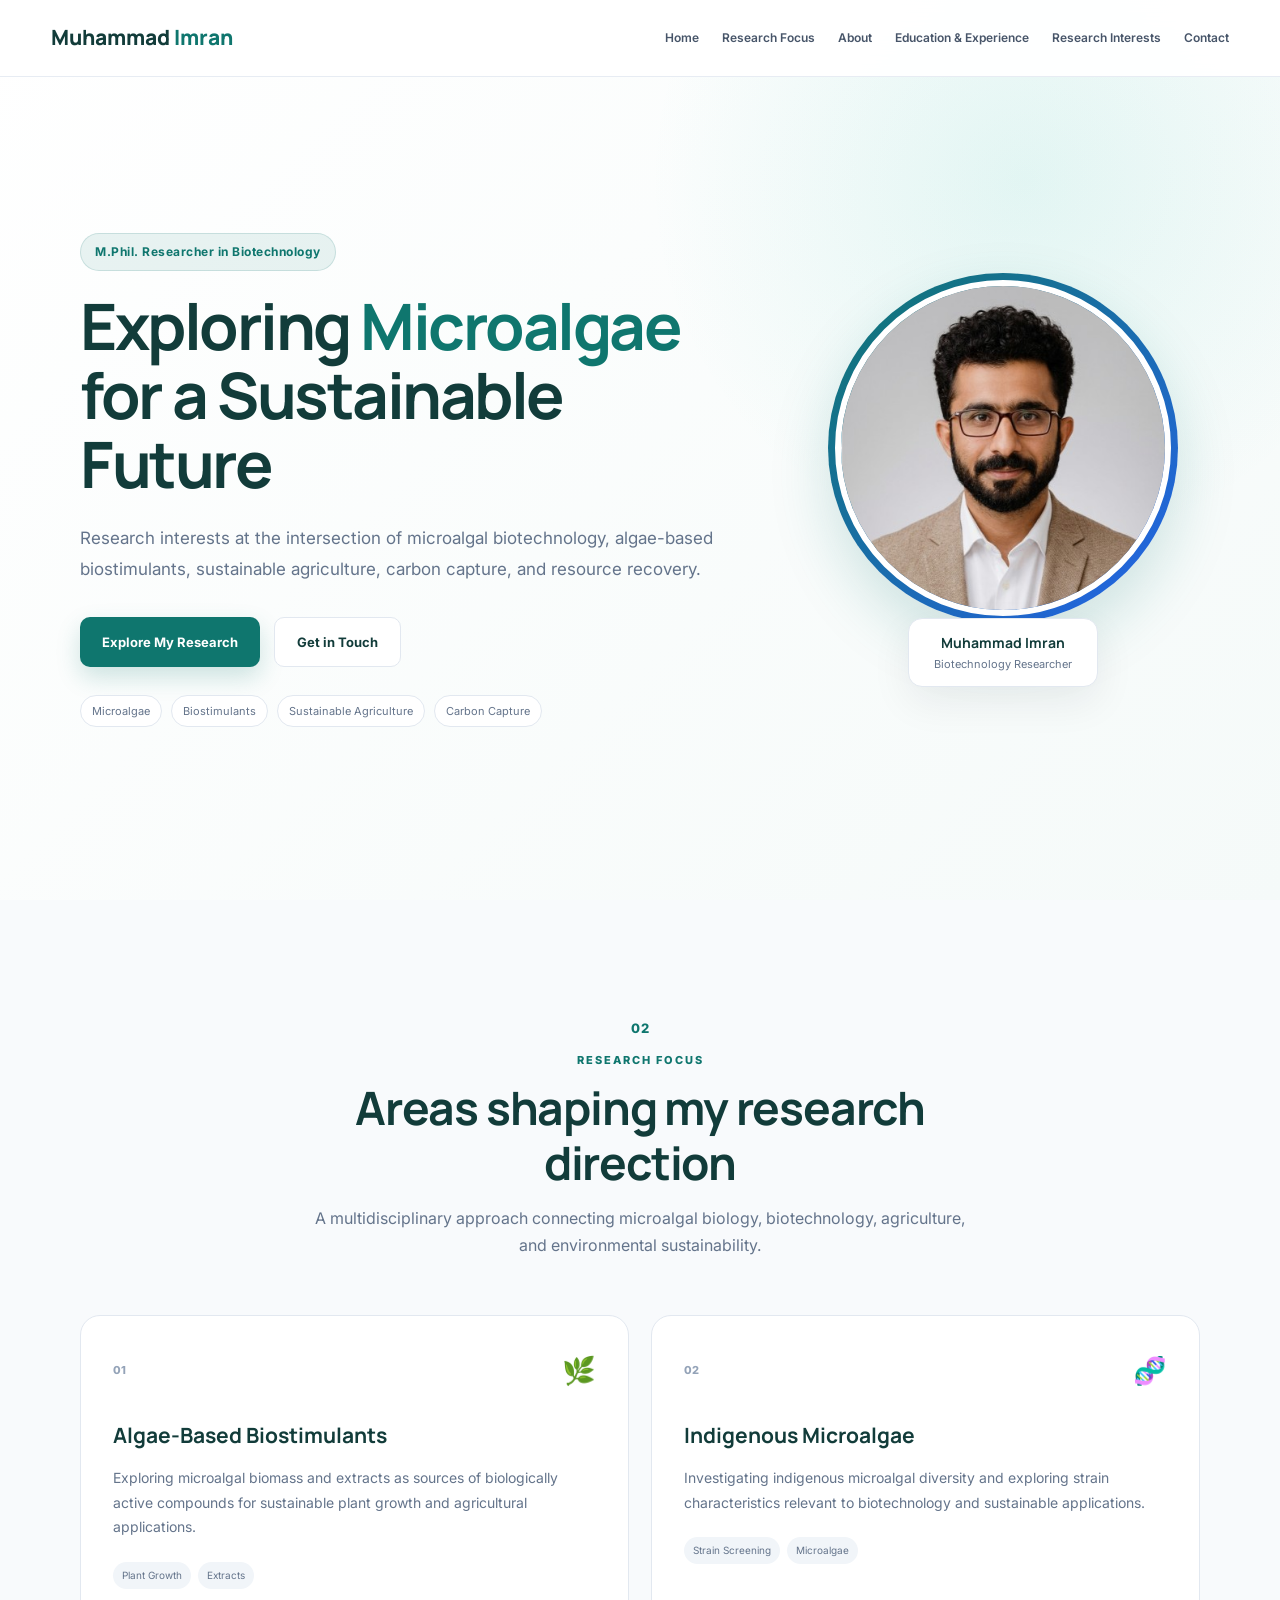
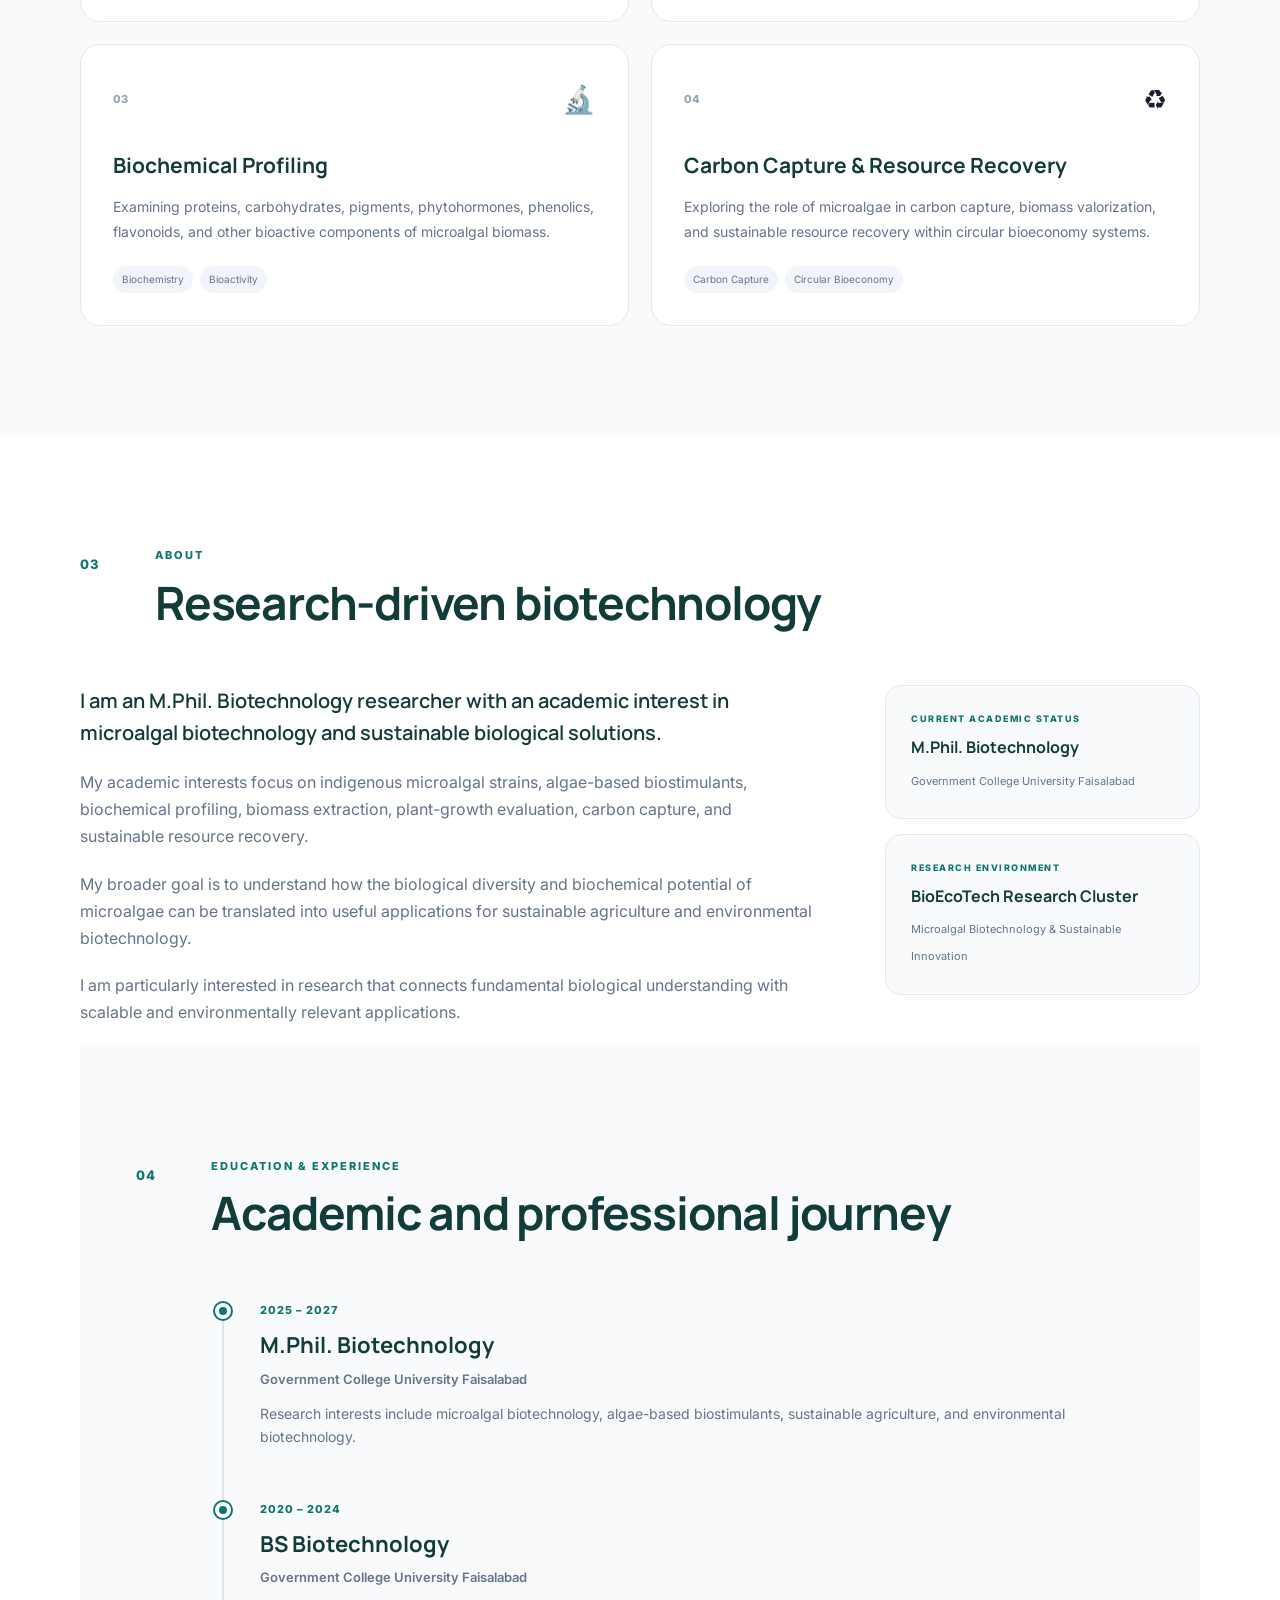
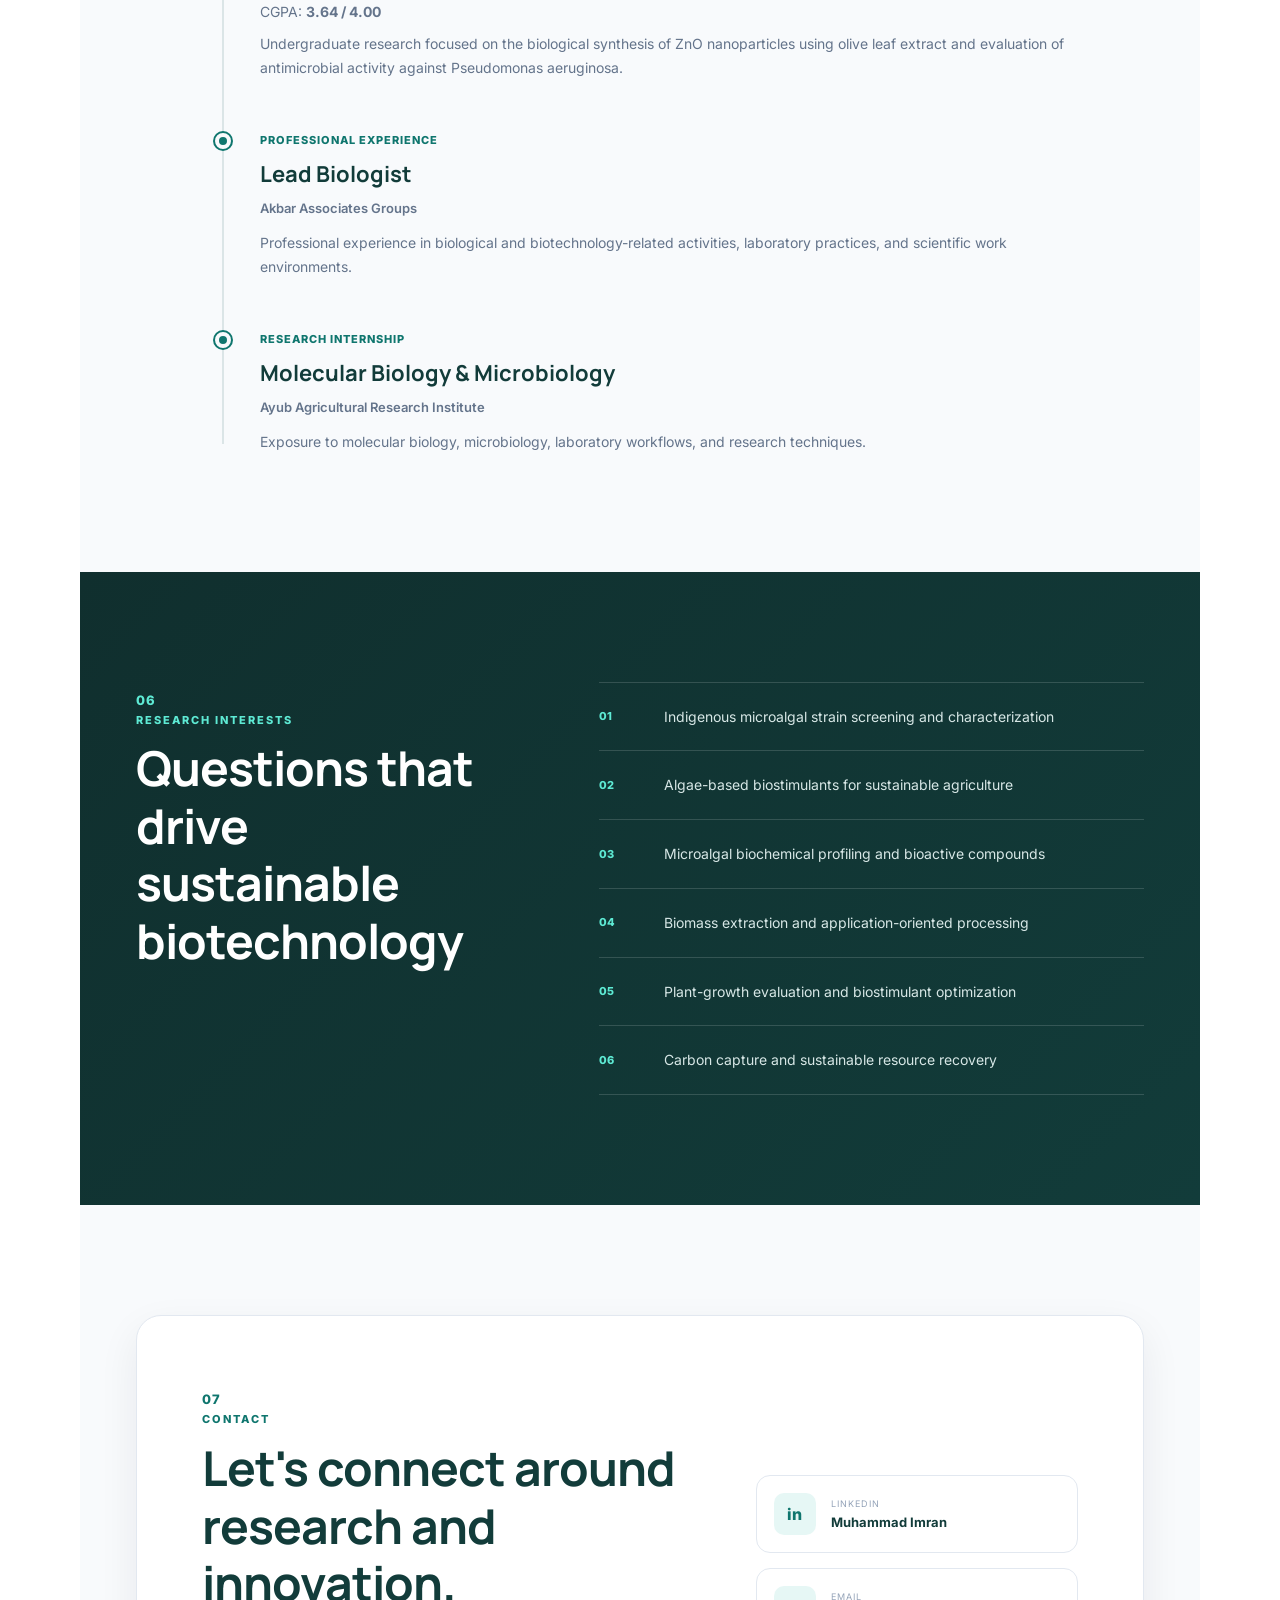
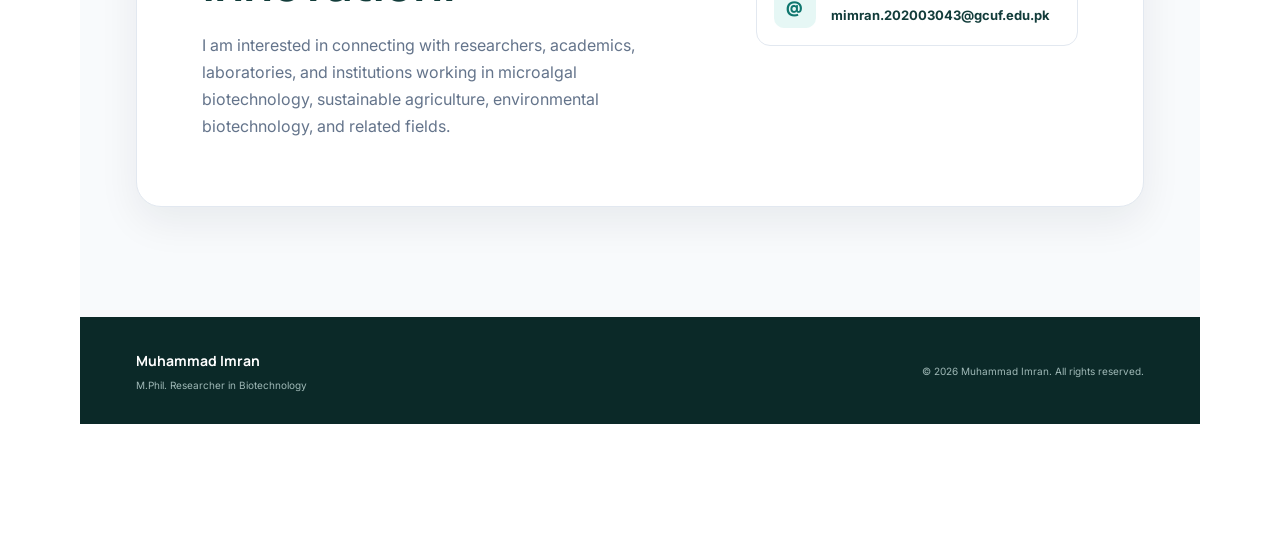
<file: index.html>
<!DOCTYPE html>
<html lang="en">

<head>
    <meta charset="UTF-8">
    <meta name="viewport" content="width=device-width, initial-scale=1.0">

    <title>Muhammad Imran | M.Phil. Researcher in Biotechnology</title>

    <meta name="description"
        content="Muhammad Imran - M.Phil. Biotechnology researcher focusing on microalgal biotechnology, algae-based biostimulants, sustainable agriculture, carbon capture and resource recovery.">

    <link rel="stylesheet" href="style.css">

    <!-- Google Fonts -->
    <link rel="preconnect" href="https://fonts.googleapis.com">
    <link rel="preconnect" href="https://fonts.gstatic.com" crossorigin>

    <link href="https://fonts.googleapis.com/css2?family=Inter:wght@400;500;600;700;800&family=Manrope:wght@500;600;700;800&display=swap"
        rel="stylesheet">
</head>


<body>

    <!-- =========================
         NAVIGATION
    ========================== -->

    <header class="navbar">

        <div class="nav-container">

            <a href="#home" class="logo">
                Muhammad <span>Imran</span>
            </a>

            <nav class="nav-menu">

                <a href="#home">Home</a>

               

                <a href="#research-focus">
                    Research Focus
                </a>

                <a href="#about">
                    About
                </a>

                <a href="#education">
                    Education & Experience
                </a>
<a href="#research-interests">Research Interests</a>
<a href="#contact">Contact</a>

            </nav>

            <button class="menu-toggle" aria-label="Open navigation">
                ☰
            </button>

        </div>

    </header>



    <!-- =========================
         HOME
    ========================== -->

    <section id="home" class="hero">

        <div class="hero-container">

            <div class="hero-content">

                <p class="hero-label">
                    M.Phil. Researcher in Biotechnology
                </p>

                <h1>
                    Exploring
                    <span>Microalgae</span>
                    for a Sustainable Future
                </h1>

                <p class="hero-description">
                    Research interests at the intersection of microalgal
                    biotechnology, algae-based biostimulants, sustainable
                    agriculture, carbon capture, and resource recovery.
                </p>

                <div class="hero-buttons">

                    <a href="#research-direction" class="btn btn-primary">
                        Explore My Research
                    </a>

                    <a href="#contact" class="btn btn-secondary">
                        Get in Touch
                    </a>

                </div>

                <div class="hero-tags">

                    <span>Microalgae</span>
                    <span>Biostimulants</span>
                    <span>Sustainable Agriculture</span>
                    <span>Carbon Capture</span>

                </div>

            </div>


            <!-- PROFESSIONAL CIRCULAR PHOTO -->

            <div class="hero-profile">

                <div class="profile-ring">

                    <img src="1789200486336.jpg"
                        alt="Muhammad Imran - Biotechnology Researcher">

                </div>

                <div class="profile-card">

                    <strong>Muhammad Imran</strong>

                    <span>
                        Biotechnology Researcher
                    </span>

                </div>

            </div>

        </div>

    </section>



    <!-- =========================
         RESEARCH FOCUS
    ========================== -->

    <section id="research-focus" class="section light-section">

        <div class="container">

            <div class="center-heading">

                <div class="section-number">
                    02
                </div>

                <p class="eyebrow">
                    Research Focus
                </p>

                <h2>
                    Areas shaping my research direction
                </h2>

                <p>
                    A multidisciplinary approach connecting microalgal
                    biology, biotechnology, agriculture, and environmental
                    sustainability.
                </p>

            </div>


            <div class="research-grid">


                <!-- CARD 1 -->

                <article class="research-card">

                    <div class="research-card-top">

                        <span class="card-number">
                            01
                        </span>

                        <span class="card-symbol">
                            🌿
                        </span>

                    </div>

                    <h3>
                        Algae-Based Biostimulants
                    </h3>

                    <p>
                        Exploring microalgal biomass and extracts as sources
                        of biologically active compounds for sustainable
                        plant growth and agricultural applications.
                    </p>

                    <div class="card-tags">

                        <span>Plant Growth</span>
                        <span>Extracts</span>

                    </div>

                </article>


                <!-- CARD 2 -->

                <article class="research-card">

                    <div class="research-card-top">

                        <span class="card-number">
                            02
                        </span>

                        <span class="card-symbol">
                            🧬
                        </span>

                    </div>

                    <h3>
                        Indigenous Microalgae
                    </h3>

                    <p>
                        Investigating indigenous microalgal diversity and
                        exploring strain characteristics relevant to
                        biotechnology and sustainable applications.
                    </p>

                    <div class="card-tags">

                        <span>Strain Screening</span>
                        <span>Microalgae</span>

                    </div>

                </article>


                <!-- CARD 3 -->

                <article class="research-card">

                    <div class="research-card-top">

                        <span class="card-number">
                            03
                        </span>

                        <span class="card-symbol">
                            🔬
                        </span>

                    </div>

                    <h3>
                        Biochemical Profiling
                    </h3>

                    <p>
                        Examining proteins, carbohydrates, pigments,
                        phytohormones, phenolics, flavonoids, and other
                        bioactive components of microalgal biomass.
                    </p>

                    <div class="card-tags">

                        <span>Biochemistry</span>
                        <span>Bioactivity</span>

                    </div>

                </article>


                <!-- CARD 4 -->

                <article class="research-card">

                    <div class="research-card-top">

                        <span class="card-number">
                            04
                        </span>

                        <span class="card-symbol">
                            ♻
                        </span>

                    </div>

                    <h3>
                        Carbon Capture & Resource Recovery
                    </h3>

                    <p>
                        Exploring the role of microalgae in carbon capture,
                        biomass valorization, and sustainable resource
                        recovery within circular bioeconomy systems.
                    </p>

                    <div class="card-tags">

                        <span>Carbon Capture</span>
                        <span>Circular Bioeconomy</span>

                    </div>

                </article>

            </div>

        </div>

    </section>



    <!-- =========================
         ABOUT
    ========================== -->

    <section id="about" class="section">

        <div class="container">

            <div class="section-heading">

                <div class="section-number">
                    03
                </div>

                <div>

                    <p class="eyebrow">
                        About
                    </p>

                    <h2>
                        Research-driven biotechnology
                    </h2>

                </div>

            </div>


            <div class="about-grid">

                <div class="about-text">

                    <p class="lead">
                        I am an M.Phil. Biotechnology researcher with
                        an academic interest in microalgal biotechnology
                        and sustainable biological solutions.
                    </p>

                    <p>
                        My academic interests focus on indigenous microalgal
                        strains, algae-based biostimulants, biochemical
                        profiling, biomass extraction, plant-growth
                        evaluation, carbon capture, and sustainable
                        resource recovery.
                    </p>

                    <p>
                        My broader goal is to understand how the biological
                        diversity and biochemical potential of microalgae
                        can be translated into useful applications for
                        sustainable agriculture and environmental
                        biotechnology.
                    </p>

                    <p>
                        I am particularly interested in research that
                        connects fundamental biological understanding with
                        scalable and environmentally relevant applications.
                    </p>

                </div>


                <div class="about-side">

                    <div class="about-box">

                        <span>
                            Current Academic Status
                        </span>

                        <strong>
                            M.Phil. Biotechnology
                        </strong>

                        <small>
                            Government College University Faisalabad
                        </small>

                    </div>


                    <div class="about-box">

                        <span>
                            Research Environment
                        </span>

                        <strong>
                            BioEcoTech Research Cluster
                        </strong>

                        <small>
                            Microalgal Biotechnology & Sustainable Innovation
                        </small>

                    </div>

                </div>

            </div>


           

    <!-- =========================
         EDUCATION & EXPERIENCE
    ========================== -->

    <section id="education" class="section light-section">

        <div class="container">

            <div class="section-heading">

                <div class="section-number">
                    04
                </div>

                <div>

                    <p class="eyebrow">
                        Education & Experience
                    </p>

                    <h2>
                        Academic and professional journey
                    </h2>

                </div>

            </div>


            <div class="timeline">


                <!-- MPhil -->

                <div class="timeline-item">

                    <div class="timeline-dot"></div>

                    <div class="timeline-content">

                        <span class="timeline-date">
                            2025 – 2027
                        </span>

                        <h3>
                            M.Phil. Biotechnology
                        </h3>

                        <h4>
                            Government College University Faisalabad
                        </h4>

                        <p>
                            Research interests include microalgal
                            biotechnology, algae-based biostimulants,
                            sustainable agriculture, and environmental
                            biotechnology.
                        </p>

                    </div>

                </div>


                <!-- BS -->

                <div class="timeline-item">

                    <div class="timeline-dot"></div>

                    <div class="timeline-content">

                        <span class="timeline-date">
                            2020 – 2024
                        </span>

                        <h3>
                            BS Biotechnology
                        </h3>

                        <h4>
                            Government College University Faisalabad
                        </h4>

                        <p>
                            CGPA: <strong>3.64 / 4.00</strong>
                        </p>

                        <p>
                            Undergraduate research focused on the biological
                            synthesis of ZnO nanoparticles using olive leaf
                            extract and evaluation of antimicrobial activity
                            against Pseudomonas aeruginosa.
                        </p>

                    </div>

                </div>


                <!-- Lead Biologist -->

                <div class="timeline-item">

                    <div class="timeline-dot"></div>

                    <div class="timeline-content">

                        <span class="timeline-date">
                            Professional Experience
                        </span>

                        <h3>
                            Lead Biologist
                        </h3>

                        <h4>
                            Akbar Associates Groups
                        </h4>

                        <p>
                            Professional experience in biological and
                            biotechnology-related activities, laboratory
                            practices, and scientific work environments.
                        </p>

                    </div>

                </div>


                <!-- Internship -->

                <div class="timeline-item">

                    <div class="timeline-dot"></div>

                    <div class="timeline-content">

                        <span class="timeline-date">
                            Research Internship
                        </span>

                        <h3>
                            Molecular Biology & Microbiology
                        </h3>

                        <h4>
                            Ayub Agricultural Research Institute
                        </h4>

                        <p>
                            Exposure to molecular biology, microbiology,
                            laboratory workflows, and research techniques.
                        </p>

                    </div>

                </div>

            </div>

        </div>

    </section>


    <!-- =========================
         RESEARCH INTERESTS
    ========================== -->

    <section id="research-interests" class="section dark-section">

        <div class="container">

            <div class="research-interest-layout">

                <div>

                    <div class="section-number light-number">
                        06
                    </div>

                    <p class="eyebrow light-text">
                        Research Interests
                    </p>

                    <h2 class="white-heading">
                        Questions that drive
                        sustainable biotechnology
                    </h2>

                </div>


                <div class="interest-list">

                    <div class="interest-item">

                        <span>01</span>

                        <p>
                            Indigenous microalgal strain screening
                            and characterization
                        </p>

                    </div>


                    <div class="interest-item">

                        <span>02</span>

                        <p>
                            Algae-based biostimulants for
                            sustainable agriculture
                        </p>

                    </div>


                    <div class="interest-item">

                        <span>03</span>

                        <p>
                            Microalgal biochemical profiling
                            and bioactive compounds
                        </p>

                    </div>


                    <div class="interest-item">

                        <span>04</span>

                        <p>
                            Biomass extraction and
                            application-oriented processing
                        </p>

                    </div>


                    <div class="interest-item">

                        <span>05</span>

                        <p>
                            Plant-growth evaluation and
                            biostimulant optimization
                        </p>

                    </div>


                    <div class="interest-item">

                        <span>06</span>

                        <p>
                            Carbon capture and sustainable
                            resource recovery
                        </p>

                    </div>

                </div>

            </div>

        </div>

    </section>



    <!-- =========================
         CONTACT
    ========================== -->

    <section id="contact" class="section contact-section">

        <div class="container">

            <div class="contact-box">

                <div class="contact-content">

                    <div class="section-number">
                        07
                    </div>

                    <p class="eyebrow">
                        Contact
                    </p>

                    <h2>
                        Let's connect around
                        research and innovation.
                    </h2>

                    <p>
                        I am interested in connecting with researchers,
                        academics, laboratories, and institutions working
                        in microalgal biotechnology, sustainable agriculture,
                        environmental biotechnology, and related fields.
                    </p>

                </div>


                <div class="contact-links">

                    <a href="https://www.linkedin.com/in/muhammad-imran01/"
                        target="_blank"
                        rel="noopener noreferrer"
                        class="contact-link">

                        <span class="contact-icon">
                            in
                        </span>

                        <div>

                            <small>
                                LinkedIn
                            </small>

                            <strong>
                                Muhammad Imran
                            </strong>

                        </div>

                    </a>


                    <!-- Replace this email with your real email -->

                    <a
    href="mailto:mimran.202003043@gcuf.edu.pk"
    class="contact-link">

    <span class="contact-icon">
        @
    </span>

    <div>

        <small>
            Email
        </small>

        <strong>
            mimran.202003043@gcuf.edu.pk
        </strong>

    </div>

</a>
                </div>

            </div>

        </div>

    </section>



    <!-- =========================
         FOOTER
    ========================== -->

    <footer class="footer">

        <div class="container footer-content">

            <div>

                <strong>
                    Muhammad Imran
                </strong>

                <p>
                    M.Phil. Researcher in Biotechnology
                </p>

            </div>

            <p>
                © 2026 Muhammad Imran. All rights reserved.
            </p>

        </div>

    </footer>



    <!-- =========================
         JAVASCRIPT
    ========================== -->

    <script>

        const menuToggle =
            document.querySelector(".menu-toggle");

        const navMenu =
            document.querySelector(".nav-menu");

        menuToggle.addEventListener("click", () => {

            navMenu.classList.toggle("active");

        });


        document.querySelectorAll(".nav-menu a")
            .forEach(link => {

                link.addEventListener("click", () => {

                    navMenu.classList.remove("active");

                });

            });

    </script>


</body>

</html>
</file>
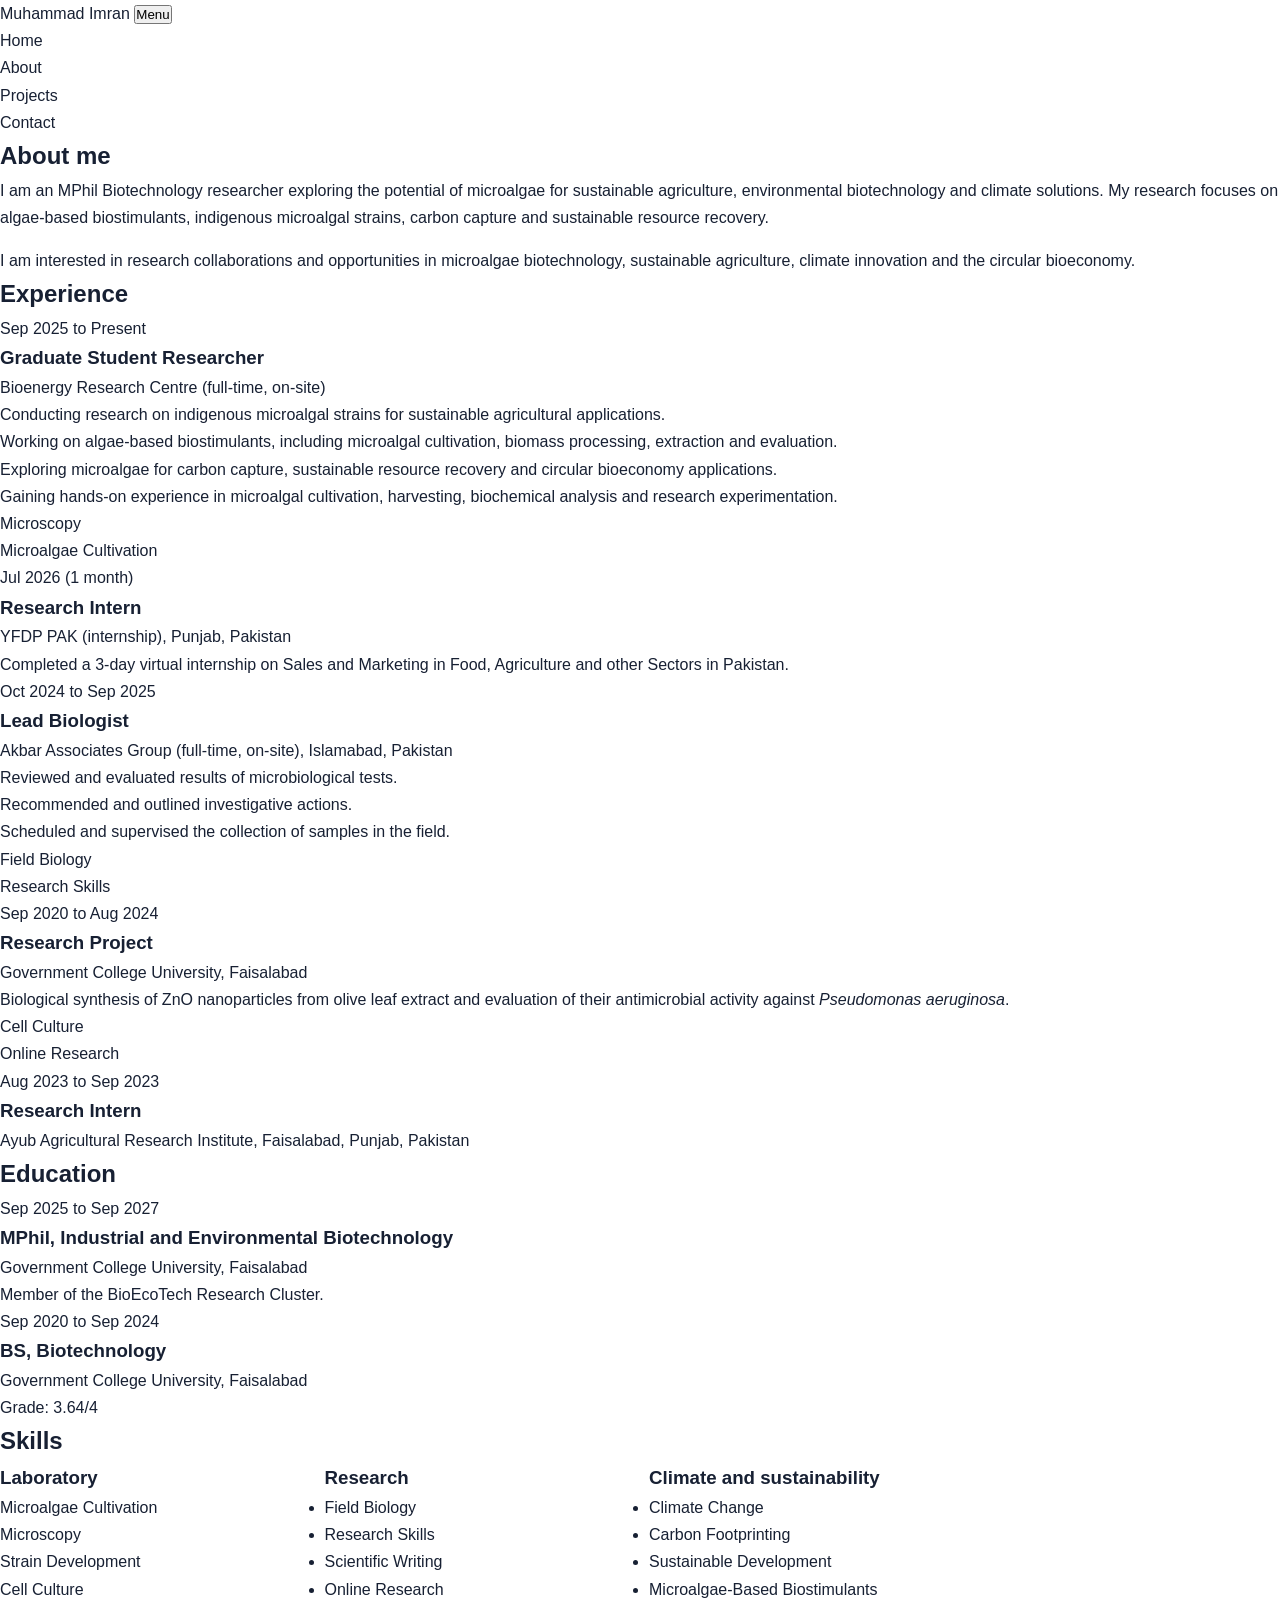
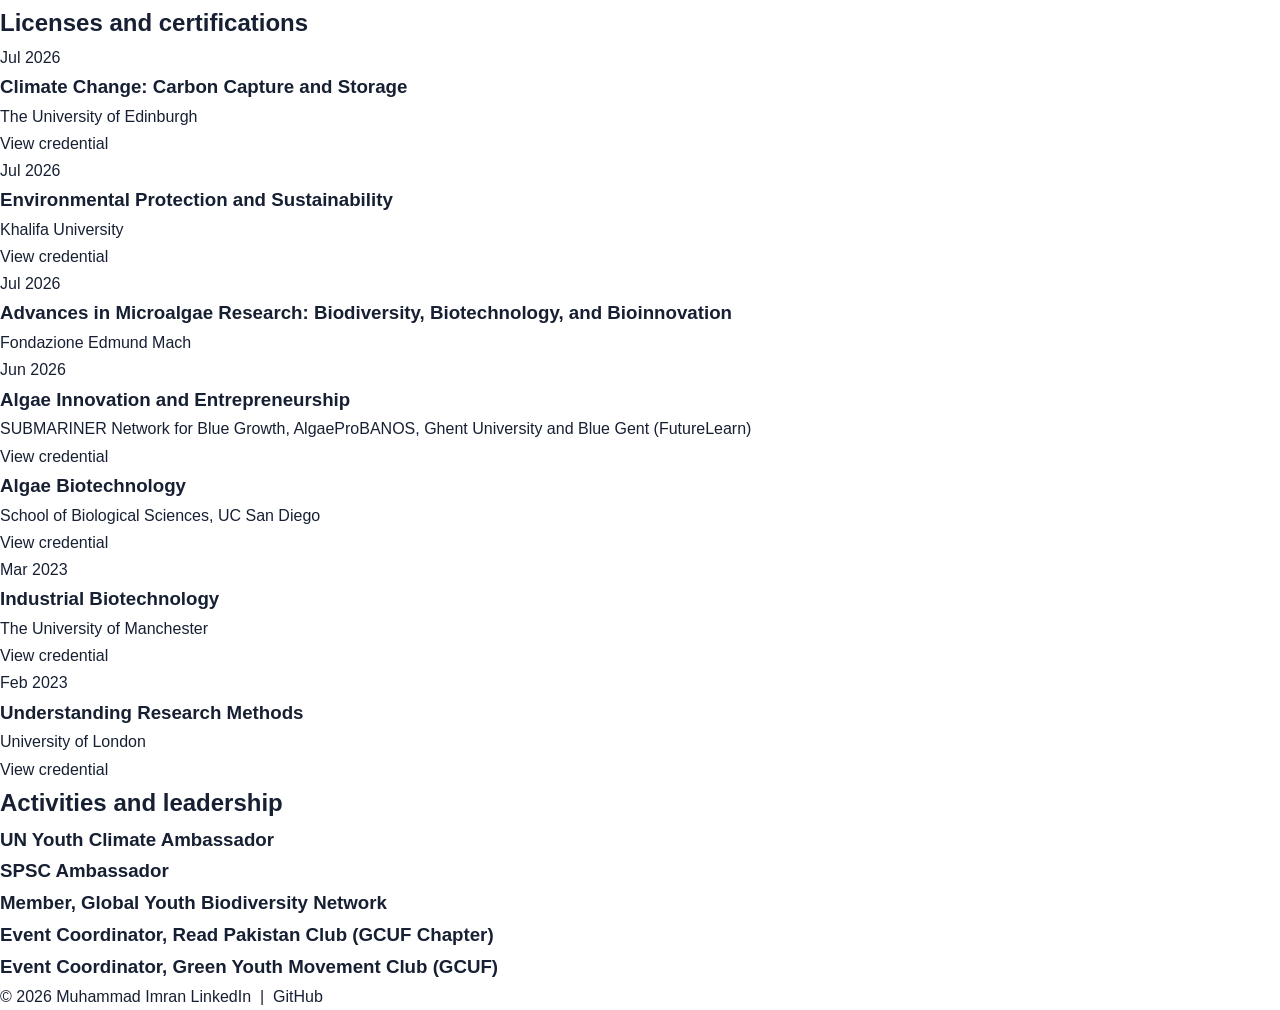
<file: about.html>
<!DOCTYPE html>
<html lang="en">
<head>
<meta charset="UTF-8">
<meta name="viewport" content="width=device-width, initial-scale=1">
<title>About Muhammad Imran - Experience, Education and Skills</title>
<meta name="description" content="Experience, education, certifications and skills of Muhammad Imran, MPhil Biotechnology researcher working on microalgae and sustainable agriculture.">
<link rel="icon" href="data:image/svg+xml,<svg xmlns=%22http://www.w3.org/2000/svg%22 viewBox=%220 0 100 100%22><text y=%22.9em%22 font-size=%2290%22>🌿</text></svg>">
<link rel="preconnect" href="https://fonts.googleapis.com">
<link rel="preconnect" href="https://fonts.gstatic.com" crossorigin>
<link href="https://fonts.googleapis.com/css2?family=Bricolage+Grotesque:wght@600;700;800&family=Instrument+Sans:wght@400;500;600&display=swap" rel="stylesheet">
<link rel="stylesheet" href="style.css">
</head>
<body>
<header class="site-header">
  <div class="wrap">
    <a class="brand" href="index.html">Muhammad Imran</a>
    <button class="menu-btn" aria-expanded="false" aria-controls="menu">Menu</button>
    <nav id="menu" aria-label="Main">
      <ul>
        <li><a href="index.html">Home</a></li>
        <li><a href="about.html" aria-current="page">About</a></li>
        <li><a href="projects.html">Projects</a></li>
        <li><a href="contact.html">Contact</a></li>
      </ul>
    </nav>
  </div>
</header>
<main>
<section class="block" style="border-top:0">
  <div class="wrap">
    <h2>About me</h2>
    <p class="lead">I am an MPhil Biotechnology researcher exploring the potential of microalgae for sustainable agriculture, environmental biotechnology and climate solutions. My research focuses on algae-based biostimulants, indigenous microalgal strains, carbon capture and sustainable resource recovery.</p>
    <p class="lead" style="margin-top:16px">I am interested in research collaborations and opportunities in microalgae biotechnology, sustainable agriculture, climate innovation and the circular bioeconomy.</p>
  </div>
</section>

<section class="block">
  <div class="wrap">
    <h2>Experience</h2>
    <ul class="rows">
      <li>
        <div class="when">Sep 2025 to Present</div>
        <div>
          <h3>Graduate Student Researcher</h3>
          <div class="where">Bioenergy Research Centre (full-time, on-site)</div>
          <ul><li>Conducting research on indigenous microalgal strains for sustainable agricultural applications.</li><li>Working on algae-based biostimulants, including microalgal cultivation, biomass processing, extraction and evaluation.</li><li>Exploring microalgae for carbon capture, sustainable resource recovery and circular bioeconomy applications.</li><li>Gaining hands-on experience in microalgal cultivation, harvesting, biochemical analysis and research experimentation.</li></ul>
          <ul class="tags"><li>Microscopy</li><li>Microalgae Cultivation</li></ul>
        </div>
      </li>
      <li>
        <div class="when">Jul 2026 (1 month)</div>
        <div>
          <h3>Research Intern</h3>
          <div class="where">YFDP PAK (internship), Punjab, Pakistan</div>
          <ul><li>Completed a 3-day virtual internship on Sales and Marketing in Food, Agriculture and other Sectors in Pakistan.</li></ul>
          
        </div>
      </li>
      <li>
        <div class="when">Oct 2024 to Sep 2025</div>
        <div>
          <h3>Lead Biologist</h3>
          <div class="where">Akbar Associates Group (full-time, on-site), Islamabad, Pakistan</div>
          <ul><li>Reviewed and evaluated results of microbiological tests.</li><li>Recommended and outlined investigative actions.</li><li>Scheduled and supervised the collection of samples in the field.</li></ul>
          <ul class="tags"><li>Field Biology</li><li>Research Skills</li></ul>
        </div>
      </li>
      <li>
        <div class="when">Sep 2020 to Aug 2024</div>
        <div>
          <h3>Research Project</h3>
          <div class="where">Government College University, Faisalabad</div>
          <ul><li>Biological synthesis of ZnO nanoparticles from olive leaf extract and evaluation of their antimicrobial activity against <em>Pseudomonas aeruginosa</em>.</li></ul>
          <ul class="tags"><li>Cell Culture</li><li>Online Research</li></ul>
        </div>
      </li>
      <li>
        <div class="when">Aug 2023 to Sep 2023</div>
        <div>
          <h3>Research Intern</h3>
          <div class="where">Ayub Agricultural Research Institute, Faisalabad, Punjab, Pakistan</div>
          
          
        </div>
      </li>
    </ul>
  </div>
</section>

<section class="block">
  <div class="wrap">
    <h2>Education</h2>
    <ul class="rows">
      <li>
        <div class="when">Sep 2025 to Sep 2027</div>
        <div>
          <h3>MPhil, Industrial and Environmental Biotechnology</h3>
          <div class="where">Government College University, Faisalabad</div>
          <p>Member of the BioEcoTech Research Cluster.</p>
        </div>
      </li>
      <li>
        <div class="when">Sep 2020 to Sep 2024</div>
        <div>
          <h3>BS, Biotechnology</h3>
          <div class="where">Government College University, Faisalabad</div>
          <p>Grade: 3.64/4</p>
        </div>
      </li>
    </ul>
  </div>
</section>

<section class="block">
  <div class="wrap">
    <h2>Skills</h2>
    <div class="skills-grid">
      <div><h3>Laboratory</h3><ul class="tags"><li>Microalgae Cultivation</li><li>Microscopy</li><li>Strain Development</li><li>Cell Culture</li></ul></div>
      <div><h3>Research</h3><ul class="tags"><li>Field Biology</li><li>Research Skills</li><li>Scientific Writing</li><li>Online Research</li></ul></div>
      <div><h3>Climate and sustainability</h3><ul class="tags"><li>Climate Change</li><li>Carbon Footprinting</li><li>Sustainable Development</li><li>Microalgae-Based Biostimulants</li></ul></div>
    </div>
  </div>
</section>

<section class="block">
  <div class="wrap">
    <h2>Licenses and certifications</h2>
    <ul class="rows">
      <li>
        <div class="when">Jul 2026</div>
        <div><h3>Climate Change: Carbon Capture and Storage</h3><div class="where">The University of Edinburgh</div><div class="links"><a href="https://www.coursera.org/account/accomplishments/verify/2KSS30ZUDW3F" target="_blank" rel="noopener">View credential</a></div></div>
      </li>
      <li>
        <div class="when">Jul 2026</div>
        <div><h3>Environmental Protection and Sustainability</h3><div class="where">Khalifa University</div><div class="links"><a href="https://www.coursera.org/account/accomplishments/records/VLO15TMW8UA2" target="_blank" rel="noopener">View credential</a></div></div>
      </li>
      <li>
        <div class="when">Jul 2026</div>
        <div><h3>Advances in Microalgae Research: Biodiversity, Biotechnology, and Bioinnovation</h3><div class="where">Fondazione Edmund Mach</div></div>
      </li>
      <li>
        <div class="when">Jun 2026</div>
        <div><h3>Algae Innovation and Entrepreneurship</h3><div class="where">SUBMARINER Network for Blue Growth, AlgaeProBANOS, Ghent University and Blue Gent (FutureLearn)</div><div class="links"><a href="https://www.futurelearn.com/certificates/5qbrss9" target="_blank" rel="noopener">View credential</a></div></div>
      </li>
      <li>
        <div class="when"></div>
        <div><h3>Algae Biotechnology</h3><div class="where">School of Biological Sciences, UC San Diego</div><div class="links"><a href="https://www.coursera.org/account/accomplishments/verify/BPRLRBWQNVAQ" target="_blank" rel="noopener">View credential</a></div></div>
      </li>
      <li>
        <div class="when">Mar 2023</div>
        <div><h3>Industrial Biotechnology</h3><div class="where">The University of Manchester</div><div class="links"><a href="https://www.coursera.org/account/accomplishments/verify/MRYD232NUJVT" target="_blank" rel="noopener">View credential</a></div></div>
      </li>
      <li>
        <div class="when">Feb 2023</div>
        <div><h3>Understanding Research Methods</h3><div class="where">University of London</div><div class="links"><a href="https://www.coursera.org/account/accomplishments/verify/H9CSRF9CN2DC" target="_blank" rel="noopener">View credential</a></div></div>
      </li>
    </ul>
  </div>
</section>

<section class="block">
  <div class="wrap">
    <h2>Activities and leadership</h2>
    <ul class="rows">
      <li><div><h3>UN Youth Climate Ambassador</h3></div></li>
      <li><div><h3>SPSC Ambassador</h3></div></li>
      <li><div><h3>Member, Global Youth Biodiversity Network</h3></div></li>
      <li><div><h3>Event Coordinator, Read Pakistan Club (GCUF Chapter)</h3></div></li>
      <li><div><h3>Event Coordinator, Green Youth Movement Club (GCUF)</h3></div></li>
    </ul>
  </div>
</section>
</main>
<footer class="site-footer">
  <div class="wrap">
    <span>&copy; <span class="year">2026</span> Muhammad Imran</span>
    <span><a href="https://www.linkedin.com/in/muhammad-imran01/" target="_blank" rel="noopener">LinkedIn</a> &nbsp;|&nbsp; <a href="https://github.com/muhammadimranportfolio" target="_blank" rel="noopener">GitHub</a></span>
  </div>
</footer>
<script src="script.js"></script>
</body>
</html>
</file>
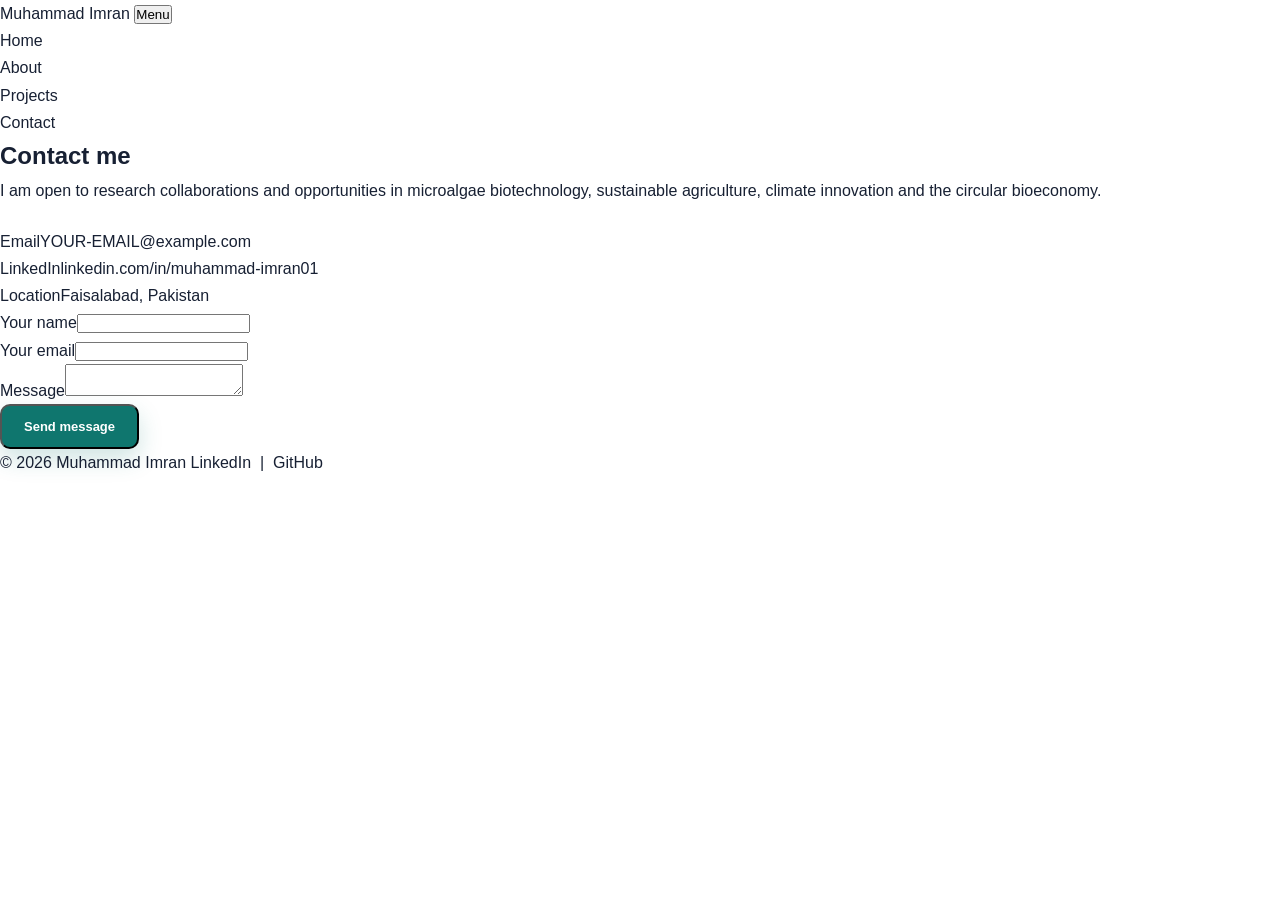
<file: contact.html>
<!DOCTYPE html>
<html lang="en">
<head>
<meta charset="UTF-8">
<meta name="viewport" content="width=device-width, initial-scale=1">
<title>Contact Muhammad Imran - Research Collaboration</title>
<meta name="description" content="Contact Muhammad Imran for research collaborations in microalgae biotechnology, sustainable agriculture, climate innovation and the circular bioeconomy.">
<link rel="icon" href="data:image/svg+xml,<svg xmlns=%22http://www.w3.org/2000/svg%22 viewBox=%220 0 100 100%22><text y=%22.9em%22 font-size=%2290%22>🌿</text></svg>">
<link rel="preconnect" href="https://fonts.googleapis.com">
<link rel="preconnect" href="https://fonts.gstatic.com" crossorigin>
<link href="https://fonts.googleapis.com/css2?family=Bricolage+Grotesque:wght@600;700;800&family=Instrument+Sans:wght@400;500;600&display=swap" rel="stylesheet">
<link rel="stylesheet" href="style.css">
</head>
<body>
<header class="site-header">
  <div class="wrap">
    <a class="brand" href="index.html">Muhammad Imran</a>
    <button class="menu-btn" aria-expanded="false" aria-controls="menu">Menu</button>
    <nav id="menu" aria-label="Main">
      <ul>
        <li><a href="index.html">Home</a></li>
        <li><a href="about.html">About</a></li>
        <li><a href="projects.html">Projects</a></li>
        <li><a href="contact.html" aria-current="page">Contact</a></li>
      </ul>
    </nav>
  </div>
</header>
<main>
<section class="block" style="border-top:0">
  <div class="wrap">
    <h2>Contact me</h2>
    <div class="contact-grid">
      <div>
        <p class="lead" style="margin-bottom:24px">I am open to research collaborations and opportunities in microalgae biotechnology, sustainable agriculture, climate innovation and the circular bioeconomy.</p>
        <ul class="contact-list">
          <li><span>Email</span><a href="mailto:YOUR-EMAIL@example.com">YOUR-EMAIL@example.com</a></li>
          <li><span>LinkedIn</span><a href="https://www.linkedin.com/in/muhammad-imran01/" target="_blank" rel="noopener">linkedin.com/in/muhammad-imran01</a></li>
          <li><span>Location</span>Faisalabad, Pakistan</li>
        </ul>
      </div>
      <form id="contact-form" action="https://formspree.io/f/YOUR_FORM_ID" method="POST">
        <div class="field"><label for="name">Your name</label><input id="name" name="name" type="text" required autocomplete="name"></div>
        <div class="field"><label for="email">Your email</label><input id="email" name="email" type="email" required autocomplete="email"></div>
        <div class="field"><label for="message">Message</label><textarea id="message" name="message" required></textarea></div>
        <button class="btn btn-primary" type="submit">Send message</button>
        <p id="form-note" class="form-note" role="status"></p>
      </form>
    </div>
  </div>
</section>
</main>
<footer class="site-footer">
  <div class="wrap">
    <span>&copy; <span class="year">2026</span> Muhammad Imran</span>
    <span><a href="https://www.linkedin.com/in/muhammad-imran01/" target="_blank" rel="noopener">LinkedIn</a> &nbsp;|&nbsp; <a href="https://github.com/muhammadimranportfolio" target="_blank" rel="noopener">GitHub</a></span>
  </div>
</footer>
<script src="script.js"></script>
</body>
</html>
</file>
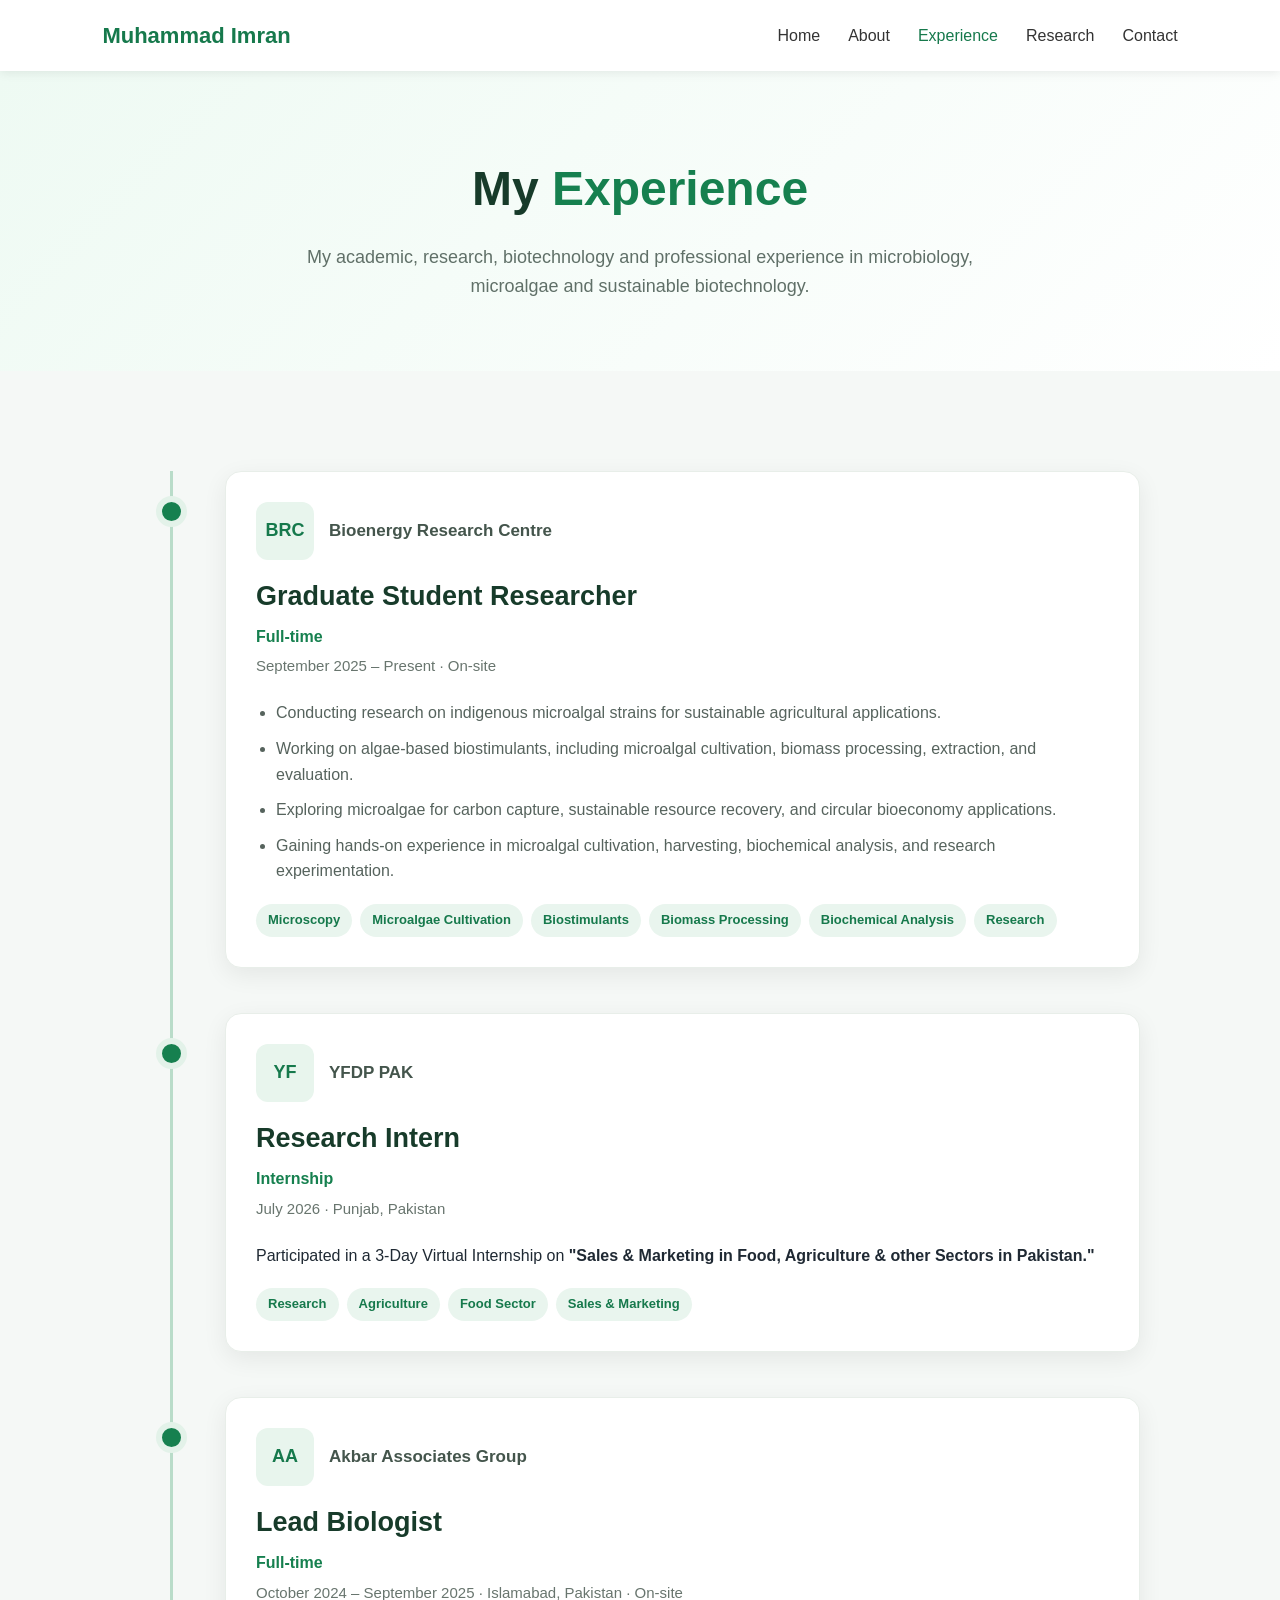
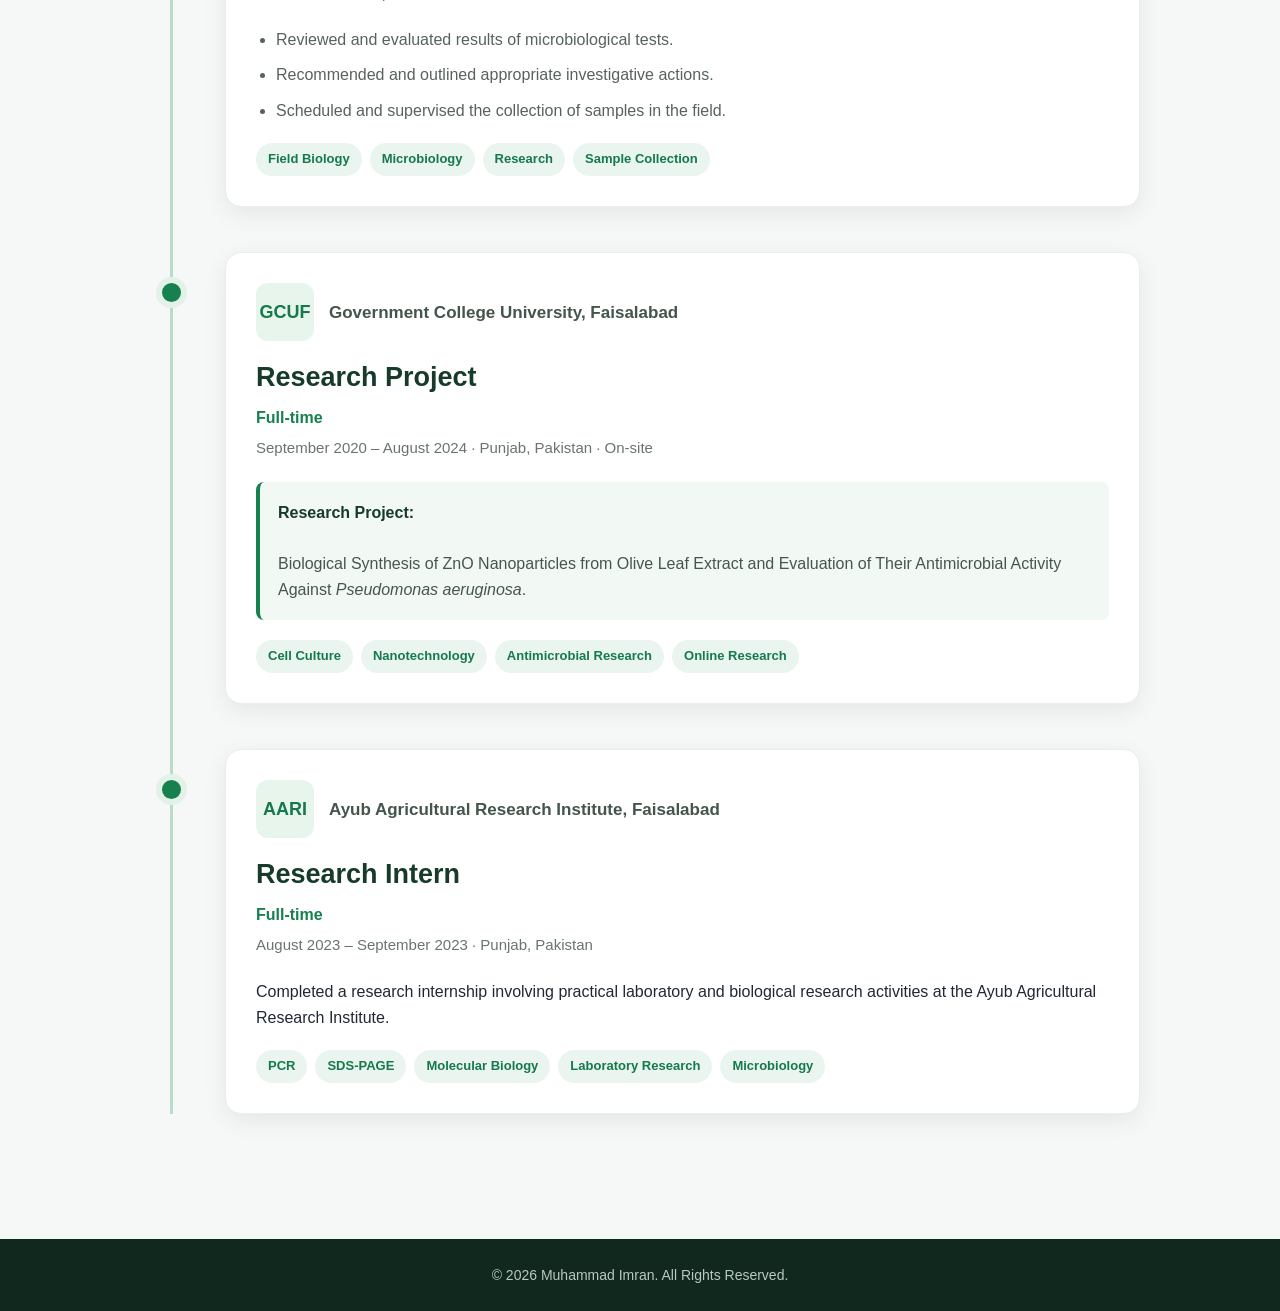
<file: experience.html>
<!DOCTYPE html>
<html lang="en">

<head>
    <meta charset="UTF-8">
    <meta name="viewport" content="width=device-width, initial-scale=1.0">

    <title>Experience | Muhammad Imran</title>

    <meta name="description"
        content="Professional experience of Muhammad Imran, Biotechnology Researcher specializing in microalgae, sustainable biotechnology and biological research.">

    <style>

        * {
            margin: 0;
            padding: 0;
            box-sizing: border-box;
        }

        html {
            scroll-behavior: smooth;
        }

        body {
            font-family: Arial, Helvetica, sans-serif;
            background: #f5f8f6;
            color: #1f2933;
            line-height: 1.6;
        }

        /* =========================
           NAVIGATION
        ========================= */

        nav {
            width: 100%;
            background: white;
            padding: 18px 8%;
            display: flex;
            justify-content: space-between;
            align-items: center;
            box-shadow: 0 2px 10px rgba(0,0,0,0.08);
            position: sticky;
            top: 0;
            z-index: 1000;
        }

        .logo {
            font-size: 22px;
            font-weight: bold;
            color: #16794c;
        }

        nav ul {
            list-style: none;
            display: flex;
            gap: 28px;
        }

        nav ul li a {
            text-decoration: none;
            color: #333;
            font-weight: 500;
            transition: 0.3s;
        }

        nav ul li a:hover,
        nav ul li a.active {
            color: #16794c;
        }


        /* =========================
           PAGE HEADER
        ========================= */

        .page-header {
            background: linear-gradient(135deg, #eefaf3, #ffffff);
            text-align: center;
            padding: 80px 20px 70px;
        }

        .page-header h1 {
            font-size: 48px;
            color: #173b2a;
            margin-bottom: 15px;
        }

        .page-header h1 span {
            color: #16804f;
        }

        .page-header p {
            max-width: 700px;
            margin: auto;
            color: #607068;
            font-size: 18px;
        }


        /* =========================
           EXPERIENCE SECTION
        ========================= */

        .experience-section {
            max-width: 1050px;
            margin: auto;
            padding: 80px 25px;
        }


        /* Timeline */

        .timeline {
            position: relative;
            margin-top: 20px;
        }

        .timeline::before {
            content: "";
            position: absolute;
            left: 30px;
            top: 0;
            bottom: 0;
            width: 3px;
            background: #b9dcc9;
        }


        /* Experience Card */

        .experience-item {
            position: relative;
            padding-left: 85px;
            margin-bottom: 45px;
        }


        /* Timeline Dot */

        .timeline-dot {
            position: absolute;
            left: 16px;
            top: 25px;
            width: 31px;
            height: 31px;
            border-radius: 50%;
            background: #16804f;
            border: 6px solid #e3f2e9;
            z-index: 2;
        }


        .experience-card {
            background: white;
            border-radius: 16px;
            padding: 30px;
            box-shadow: 0 7px 25px rgba(0,0,0,0.07);
            border: 1px solid #e8eee9;
            transition: 0.3s;
        }

        .experience-card:hover {
            transform: translateY(-5px);
            box-shadow: 0 12px 30px rgba(0,0,0,0.11);
        }


        /* Company */

        .company {
            display: flex;
            align-items: center;
            gap: 15px;
            margin-bottom: 15px;
        }

        .company-logo {
            width: 58px;
            height: 58px;
            border-radius: 12px;
            background: #e8f5ed;
            color: #16794c;
            display: flex;
            align-items: center;
            justify-content: center;
            font-weight: bold;
            font-size: 18px;
            flex-shrink: 0;
        }

        .company-name {
            font-size: 17px;
            font-weight: bold;
            color: #44554c;
        }


        /* Job title */

        .job-title {
            font-size: 27px;
            color: #173b2a;
            margin-bottom: 6px;
        }

        .employment {
            color: #16804f;
            font-weight: 600;
            margin-bottom: 5px;
        }

        .date-location {
            color: #68756e;
            font-size: 15px;
            margin-bottom: 22px;
        }


        /* Description */

        .description {
            margin-top: 10px;
        }

        .description ul {
            padding-left: 20px;
        }

        .description li {
            margin-bottom: 10px;
            color: #56635d;
        }


        /* Research project */

        .project-box {
            background: #f2f8f4;
            border-left: 4px solid #16804f;
            padding: 18px;
            border-radius: 8px;
            margin-top: 10px;
            color: #46564e;
        }

        .project-box strong {
            color: #173b2a;
        }


        /* Skills */

        .skills {
            display: flex;
            flex-wrap: wrap;
            gap: 8px;
            margin-top: 20px;
        }

        .skill {
            background: #e9f5ee;
            color: #16794c;
            padding: 6px 12px;
            border-radius: 20px;
            font-size: 13px;
            font-weight: 600;
        }


        /* LinkedIn Button */

        .linkedin-btn {
            display: inline-block;
            margin-top: 20px;
            padding: 9px 16px;
            background: #0a66c2;
            color: white;
            text-decoration: none;
            border-radius: 7px;
            font-size: 14px;
            font-weight: bold;
            transition: 0.3s;
        }

        .linkedin-btn:hover {
            background: #084d91;
            transform: translateY(-2px);
        }


        /* =========================
           FOOTER
        ========================= */

        footer {
            background: #10281d;
            color: #b9c9c0;
            text-align: center;
            padding: 25px;
            font-size: 14px;
        }


        /* =========================
           MOBILE
        ========================= */

        @media (max-width: 800px) {

            nav {
                padding: 15px 5%;
            }

            nav ul {
                gap: 14px;
            }

            nav ul li a {
                font-size: 14px;
            }

            .page-header {
                padding: 60px 20px;
            }

            .page-header h1 {
                font-size: 38px;
            }

            .experience-section {
                padding: 55px 15px;
            }

            .timeline::before {
                left: 18px;
            }

            .experience-item {
                padding-left: 50px;
            }

            .timeline-dot {
                left: 4px;
                width: 29px;
                height: 29px;
            }

            .experience-card {
                padding: 22px;
            }

            .job-title {
                font-size: 23px;
            }
        }


        @media (max-width: 500px) {

            nav {
                flex-direction: column;
                gap: 12px;
            }

            nav ul {
                gap: 12px;
            }

            .page-header h1 {
                font-size: 32px;
            }

            .company-logo {
                width: 50px;
                height: 50px;
            }

        }

    </style>

</head>


<body>


    <!-- =========================
         NAVIGATION
    ========================= -->

    <nav>

        <div class="logo">
            Muhammad Imran
        </div>

        <ul>

            <li>
                <a href="index.html">
                    Home
                </a>
            </li>

            <li>
                <a href="index.html#about">
                    About
                </a>
            </li>

            <li>
                <a href="experience.html" class="active">
                    Experience
                </a>
            </li>

            <li>
                <a href="index.html#research">
                    Research
                </a>
            </li>

            <li>
                <a href="index.html#contact">
                    Contact
                </a>
            </li>

        </ul>

    </nav>



    <!-- =========================
         PAGE HEADER
    ========================= -->

    <header class="page-header">

        <h1>
            My <span>Experience</span>
        </h1>

        <p>
            My academic, research, biotechnology and professional
            experience in microbiology, microalgae and sustainable
            biotechnology.
        </p>

    </header>



    <!-- =========================
         EXPERIENCE
    ========================= -->

    <main class="experience-section">

        <div class="timeline">


            <!-- ==================================
                 1. BIOENERGY RESEARCH CENTRE
            =================================== -->

            <div class="experience-item">

                <div class="timeline-dot"></div>

                <div class="experience-card">

                    <div class="company">

                        <div class="company-logo">
                            BRC
                        </div>

                        <div class="company-name">
                            Bioenergy Research Centre
                        </div>

                    </div>


                    <h2 class="job-title">
                        Graduate Student Researcher
                    </h2>

                    <div class="employment">
                        Full-time
                    </div>

                    <div class="date-location">
                        September 2025 – Present · On-site
                    </div>


                    <div class="description">

                        <ul>

                            <li>
                                Conducting research on indigenous microalgal
                                strains for sustainable agricultural
                                applications.
                            </li>

                            <li>
                                Working on algae-based biostimulants,
                                including microalgal cultivation, biomass
                                processing, extraction, and evaluation.
                            </li>

                            <li>
                                Exploring microalgae for carbon capture,
                                sustainable resource recovery, and circular
                                bioeconomy applications.
                            </li>

                            <li>
                                Gaining hands-on experience in microalgal
                                cultivation, harvesting, biochemical analysis,
                                and research experimentation.
                            </li>

                        </ul>

                    </div>


                    <div class="skills">

                        <span class="skill">
                            Microscopy
                        </span>

                        <span class="skill">
                            Microalgae Cultivation
                        </span>

                        <span class="skill">
                            Biostimulants
                        </span>

                        <span class="skill">
                            Biomass Processing
                        </span>

                        <span class="skill">
                            Biochemical Analysis
                        </span>

                        <span class="skill">
                            Research
                        </span>

                    </div>

                </div>

            </div>



            <!-- ==================================
                 2. YFDP PAK
            =================================== -->

            <div class="experience-item">

                <div class="timeline-dot"></div>

                <div class="experience-card">

                    <div class="company">

                        <div class="company-logo">
                            YF
                        </div>

                        <div class="company-name">
                            YFDP PAK
                        </div>

                    </div>


                    <h2 class="job-title">
                        Research Intern
                    </h2>

                    <div class="employment">
                        Internship
                    </div>

                    <div class="date-location">
                        July 2026 · Punjab, Pakistan
                    </div>


                    <div class="description">

                        <p>
                            Participated in a 3-Day Virtual Internship on
                            <strong>
                                "Sales & Marketing in Food, Agriculture &
                                other Sectors in Pakistan."
                            </strong>
                        </p>

                    </div>


                    <div class="skills">

                        <span class="skill">
                            Research
                        </span>

                        <span class="skill">
                            Agriculture
                        </span>

                        <span class="skill">
                            Food Sector
                        </span>

                        <span class="skill">
                            Sales & Marketing
                        </span>

                    </div>

                </div>

            </div>



            <!-- ==================================
                 3. AKBAR ASSOCIATES
            =================================== -->

            <div class="experience-item">

                <div class="timeline-dot"></div>

                <div class="experience-card">

                    <div class="company">

                        <div class="company-logo">
                            AA
                        </div>

                        <div class="company-name">
                            Akbar Associates Group
                        </div>

                    </div>


                    <h2 class="job-title">
                        Lead Biologist
                    </h2>

                    <div class="employment">
                        Full-time
                    </div>

                    <div class="date-location">
                        October 2024 – September 2025 · Islamabad, Pakistan · On-site
                    </div>


                    <div class="description">

                        <ul>

                            <li>
                                Reviewed and evaluated results of
                                microbiological tests.
                            </li>

                            <li>
                                Recommended and outlined appropriate
                                investigative actions.
                            </li>

                            <li>
                                Scheduled and supervised the collection
                                of samples in the field.
                            </li>

                        </ul>

                    </div>


                    <div class="skills">

                        <span class="skill">
                            Field Biology
                        </span>

                        <span class="skill">
                            Microbiology
                        </span>

                        <span class="skill">
                            Research
                        </span>

                        <span class="skill">
                            Sample Collection
                        </span>

                    </div>

                </div>

            </div>



            <!-- ==================================
                 4. GCUF
            =================================== -->

            <div class="experience-item">

                <div class="timeline-dot"></div>

                <div class="experience-card">

                    <div class="company">

                        <div class="company-logo">
                            GCUF
                        </div>

                        <div class="company-name">
                            Government College University, Faisalabad
                        </div>

                    </div>


                    <h2 class="job-title">
                        Research Project
                    </h2>

                    <div class="employment">
                        Full-time
                    </div>

                    <div class="date-location">
                        September 2020 – August 2024 · Punjab, Pakistan · On-site
                    </div>


                    <div class="project-box">

                        <strong>
                            Research Project:
                        </strong>

                        <br><br>

                        Biological Synthesis of ZnO Nanoparticles from
                        Olive Leaf Extract and Evaluation of Their
                        Antimicrobial Activity Against
                        <em>Pseudomonas aeruginosa</em>.

                    </div>


                    <div class="skills">

                        <span class="skill">
                            Cell Culture
                        </span>

                        <span class="skill">
                            Nanotechnology
                        </span>

                        <span class="skill">
                            Antimicrobial Research
                        </span>

                        <span class="skill">
                            Online Research
                        </span>

                    </div>

                </div>

            </div>



            <!-- ==================================
                 5. AYUB AGRICULTURAL RESEARCH INSTITUTE
            =================================== -->

            <div class="experience-item">

                <div class="timeline-dot"></div>

                <div class="experience-card">

                    <div class="company">

                        <div class="company-logo">
                            AARI
                        </div>

                        <div class="company-name">
                            Ayub Agricultural Research Institute,
                            Faisalabad
                        </div>

                    </div>


                    <h2 class="job-title">
                        Research Intern
                    </h2>

                    <div class="employment">
                        Full-time
                    </div>

                    <div class="date-location">
                        August 2023 – September 2023 · Punjab, Pakistan
                    </div>


                    <div class="description">

                        <p>
                            Completed a research internship involving
                            practical laboratory and biological research
                            activities at the Ayub Agricultural Research
                            Institute.
                        </p>

                    </div>


                    <div class="skills">

                        <span class="skill">
                            PCR
                        </span>

                        <span class="skill">
                            SDS-PAGE
                        </span>

                        <span class="skill">
                            Molecular Biology
                        </span>

                        <span class="skill">
                            Laboratory Research
                        </span>

                        <span class="skill">
                            Microbiology
                        </span>

                    </div>

                </div>

            </div>


        </div>

    </main>



    <!-- =========================
         FOOTER
    ========================= -->

    <footer>

        <p>
            © 2026 Muhammad Imran. All Rights Reserved.
        </p>

    </footer>


</body>

</html>
</file>
<file: style.css>
/* =====================================================
   MUHAMMAD IMRAN
   RESEARCH PORTFOLIO
   COMPLETE STYLESHEET
===================================================== */


/* =====================================================
   ROOT
===================================================== */

:root {

    --green-dark: #123c3a;
    --green: #0f766e;
    --green-light: #14b8a6;

    --blue: #2563eb;

    --text: #172033;
    --text-light: #64748b;

    --white: #ffffff;
    --off-white: #f8fafc;
    --light-bg: #f1f5f9;

    --border: #e2e8f0;

    --shadow:
        0 15px 40px rgba(15, 23, 42, 0.07);

    --radius: 20px;

}


/* =====================================================
   RESET
===================================================== */

* {

    margin: 0;
    padding: 0;

    box-sizing: border-box;

}


html {

    scroll-behavior: smooth;

}


body {

    font-family: "Inter", sans-serif;

    color: var(--text);

    background: var(--white);

    line-height: 1.7;

}


img {

    max-width: 100%;

}


a {

    text-decoration: none;

    color: inherit;

}


button {

    font-family: inherit;

}


/* =====================================================
   CONTAINER
===================================================== */

.container {

    width: min(1120px, 90%);

    margin: auto;

}


/* =====================================================
   NAVIGATION
===================================================== */

.navbar {

    position: fixed;

    top: 0;
    left: 0;

    width: 100%;

    z-index: 1000;

    background:
        rgba(255, 255, 255, 0.94);

    backdrop-filter: blur(15px);

    border-bottom:
        1px solid rgba(226, 232, 240, 0.8);

}


.nav-container {

    width: min(1250px, 92%);

    height: 76px;

    margin: auto;

    display: flex;

    align-items: center;

    justify-content: space-between;

}


.logo {

    font-family: "Manrope", sans-serif;

    font-size: 21px;

    font-weight: 800;

    color: var(--green-dark);

    white-space: nowrap;

}


.logo span {

    color: var(--green);

}


.nav-menu {

    display: flex;

    align-items: center;

    gap: 23px;

}


.nav-menu a {

    font-size: 12px;

    font-weight: 600;

    color: #475569;

    transition: 0.3s;

    white-space: nowrap;

}


.nav-menu a:hover {

    color: var(--green);

}


.menu-toggle {

    display: none;

    border: none;

    background: transparent;

    font-size: 26px;

    cursor: pointer;

    color: var(--green-dark);

}


/* =====================================================
   HERO
===================================================== */

.hero {

    min-height: 100vh;

    padding:
        150px 0 90px;

    background:

        radial-gradient(
            circle at 80% 20%,
            rgba(20, 184, 166, 0.10),
            transparent 30%
        ),

        linear-gradient(
            135deg,
            #ffffff,
            #f5faf9
        );

    display: flex;

    align-items: center;

}


.hero-container {

    width: min(1120px, 90%);

    margin: auto;

    display: grid;

    grid-template-columns:
        1.25fr 0.75fr;

    gap: 70px;

    align-items: center;

}


.hero-label {

    display: inline-block;

    margin-bottom: 20px;

    padding: 8px 14px;

    background:
        rgba(15, 118, 110, 0.09);

    border: 1px solid
        rgba(15, 118, 110, 0.15);

    color: var(--green);

    border-radius: 50px;

    font-size: 12px;

    font-weight: 700;

    letter-spacing: 0.5px;

}


.hero h1 {

    font-family: "Manrope", sans-serif;

    font-size:
        clamp(42px, 5vw, 72px);

    line-height: 1.08;

    letter-spacing: -2.5px;

    color: var(--green-dark);

    margin-bottom: 25px;

}


.hero h1 span {

    color: var(--green);

}


.hero-description {

    max-width: 680px;

    color: var(--text-light);

    font-size: 17px;

    line-height: 1.8;

    margin-bottom: 32px;

}


.hero-buttons {

    display: flex;

    flex-wrap: wrap;

    gap: 14px;

    margin-bottom: 28px;

}


.btn {

    display: inline-flex;

    align-items: center;

    justify-content: center;

    padding:
        13px 22px;

    border-radius: 10px;

    font-size: 13px;

    font-weight: 700;

    transition:
        transform 0.3s,
        box-shadow 0.3s;

}


.btn:hover {

    transform: translateY(-2px);

}


.btn-primary {

    background: var(--green);

    color: white;

    box-shadow:
        0 10px 25px
        rgba(15, 118, 110, 0.20);

}


.btn-primary:hover {

    box-shadow:
        0 14px 30px
        rgba(15, 118, 110, 0.28);

}


.btn-secondary {

    border:
        1px solid var(--border);

    background: white;

    color: var(--green-dark);

}


.hero-tags {

    display: flex;

    flex-wrap: wrap;

    gap: 9px;

}


.hero-tags span {

    padding:
        6px 11px;

    border-radius: 50px;

    background: white;

    border:
        1px solid var(--border);

    font-size: 11px;

    color: #64748b;

}


/* =====================================================
   PROFESSIONAL CIRCULAR PROFILE IMAGE
===================================================== */

.hero-profile {

    display: flex;

    flex-direction: column;

    align-items: center;

    justify-content: center;

}


.profile-ring {

    width: 350px;

    height: 350px;

    padding: 7px;

    border-radius: 50%;

    background:
        linear-gradient(
            135deg,
            var(--green),
            var(--blue)
        );

    box-shadow:
        0 25px 60px
        rgba(15, 118, 110, 0.18);

}


.profile-ring img {

    width: 100%;

    height: 100%;

    display: block;

    border-radius: 50%;

    object-fit: cover;

    object-position: center;

    background: white;

    border:
        6px solid white;

}


.profile-card {

    margin-top: -5px;

    padding:
        12px 25px;

    background: white;

    border:
        1px solid var(--border);

    border-radius: 14px;

    box-shadow: var(--shadow);

    text-align: center;

}


.profile-card strong {

    display: block;

    font-family: "Manrope", sans-serif;

    font-size: 14px;

    color: var(--green-dark);

}


.profile-card span {

    display: block;

    color: var(--text-light);

    font-size: 11px;

}


/* =====================================================
   SECTIONS
===================================================== */

.section {

    padding:
        110px 0;

    scroll-margin-top: 80px;

}


.light-section {

    background: var(--off-white);

}


.section-heading {

    display: grid;

    grid-template-columns: 55px 1fr;

    gap: 20px;

    align-items: start;

    margin-bottom: 55px;

}


.section-number {

    color: var(--green);

    font-size: 13px;

    font-weight: 800;

    letter-spacing: 1px;

    padding-top: 7px;

}


.eyebrow {

    text-transform: uppercase;

    color: var(--green);

    font-size: 11px;

    font-weight: 800;

    letter-spacing: 2px;

    margin-bottom: 10px;

}


.section-heading h2,
.center-heading h2 {

    font-family: "Manrope", sans-serif;

    font-size:
        clamp(30px, 4vw, 46px);

    line-height: 1.2;

    letter-spacing: -1.2px;

    color: var(--green-dark);

}


.center-heading {

    text-align: center;

    max-width: 750px;

    margin:
        0 auto 55px;

}


.center-heading .section-number {

    margin-bottom: 12px;

}


.center-heading p:last-child {

    color: var(--text-light);

    max-width: 650px;

    margin:
        15px auto 0;

}


/* =====================================================
   RESEARCH DIRECTION
===================================================== */

.direction-grid {

    display: grid;

    grid-template-columns:
        1.35fr 0.65fr;

    gap: 65px;

    align-items: center;

}


.direction-text {

    max-width: 720px;

}


.direction-text p {

    color: var(--text-light);

    margin-bottom: 20px;

}


.direction-text .lead {

    color: var(--green-dark);

    font-family: "Manrope", sans-serif;

    font-size: 20px;

    font-weight: 600;

    line-height: 1.6;

}


.direction-card {

    padding: 40px 35px;

    background:
        linear-gradient(
            145deg,
            #f0fdfa,
            #eff6ff
        );

    border:
        1px solid #dbeafe;

    border-radius: var(--radius);

    box-shadow: var(--shadow);

}


.direction-icon {

    width: 55px;

    height: 55px;

    border-radius: 15px;

    display: flex;

    align-items: center;

    justify-content: center;

    background: white;

    color: var(--green);

    font-size: 26px;

    margin-bottom: 25px;

}


.direction-card h3 {

    font-family: "Manrope", sans-serif;

    color: var(--green-dark);

    font-size: 22px;

    line-height: 1.35;

    margin-bottom: 15px;

}


.direction-card p {

    color: var(--text-light);

    font-size: 14px;

}


/* =====================================================
   RESEARCH FOCUS
===================================================== */

.research-grid {

    display: grid;

    grid-template-columns:
        repeat(2, 1fr);

    gap: 22px;

}


.research-card {

    position: relative;

    padding: 32px;

    background: white;

    border:
        1px solid var(--border);

    border-radius: var(--radius);

    transition:
        transform 0.3s,
        box-shadow 0.3s;

}


.research-card:hover {

    transform: translateY(-5px);

    box-shadow: var(--shadow);

}


.research-card-top {

    display: flex;

    justify-content: space-between;

    align-items: center;

    margin-bottom: 25px;

}


.card-number {

    font-size: 11px;

    font-weight: 800;

    color: #94a3b8;

}


.card-symbol {

    font-size: 27px;

}


.research-card h3 {

    font-family: "Manrope", sans-serif;

    color: var(--green-dark);

    font-size: 21px;

    margin-bottom: 12px;

}


.research-card p {

    color: var(--text-light);

    font-size: 14px;

    line-height: 1.75;

}


.card-tags {

    display: flex;

    flex-wrap: wrap;

    gap: 7px;

    margin-top: 22px;

}


.card-tags span {

    font-size: 10px;

    padding:
        5px 9px;

    background: #f1f5f9;

    color: #64748b;

    border-radius: 50px;

}


/* =====================================================
   ABOUT
===================================================== */

.about-grid {

    display: grid;

    grid-template-columns:
        1.4fr 0.6fr;

    gap: 70px;

    align-items: start;

}


.about-text p {

    color: var(--text-light);

    margin-bottom: 20px;

}


.about-text .lead {

    font-family: "Manrope", sans-serif;

    color: var(--green-dark);

    font-size: 20px;

    font-weight: 600;

    line-height: 1.6;

}


.about-side {

    display: grid;

    gap: 15px;

}


.about-box {

    padding: 25px;

    background: var(--off-white);

    border:
        1px solid var(--border);

    border-radius: 16px;

}


.about-box span {

    display: block;

    color: var(--green);

    text-transform: uppercase;

    font-size: 9px;

    letter-spacing: 1.5px;

    font-weight: 800;

    margin-bottom: 8px;

}


.about-box strong {

    display: block;

    color: var(--green-dark);

    font-family: "Manrope", sans-serif;

    font-size: 16px;

    margin-bottom: 4px;

}


.about-box small {

    color: var(--text-light);

    font-size: 11px;

}


/* =====================================================
   ABOUT LABORATORY GALLERY
===================================================== */

.about-gallery {

    display: grid;

    grid-template-columns:
        repeat(3, 1fr);

    gap: 18px;

    margin-top: 55px;

}


.gallery-image {

    height: 220px;

    overflow: hidden;

    border-radius: 18px;

    background: var(--light-bg);

    border:
        1px solid var(--border);

}


.gallery-image img {

    width: 100%;

    height: 100%;

    object-fit: cover;

    display: block;

    transition:
        transform 0.5s ease;

}


.gallery-image:hover img {

    transform: scale(1.05);

}


/* =====================================================
   EDUCATION & EXPERIENCE
===================================================== */

.timeline {

    position: relative;

    max-width: 850px;

    margin: auto;

}


.timeline::before {

    content: "";

    position: absolute;

    left: 7px;

    top: 10px;

    bottom: 10px;

    width: 2px;

    background: #dbe5e7;

}


.timeline-item {

    position: relative;

    padding-left: 45px;

    margin-bottom: 45px;

}


.timeline-item:last-child {

    margin-bottom: 0;

}


.timeline-dot {

    position: absolute;

    left: 0;

    top: 8px;

    width: 16px;

    height: 16px;

    border-radius: 50%;

    background: var(--green);

    border:
        4px solid var(--off-white);

    box-shadow:
        0 0 0 2px var(--green);

}


.timeline-date {

    display: inline-block;

    color: var(--green);

    font-size: 11px;

    font-weight: 800;

    text-transform: uppercase;

    letter-spacing: 1px;

    margin-bottom: 7px;

}


.timeline-content h3 {

    font-family: "Manrope", sans-serif;

    color: var(--green-dark);

    font-size: 22px;

    margin-bottom: 3px;

}


.timeline-content h4 {

    color: #64748b;

    font-size: 13px;

    font-weight: 600;

    margin-bottom: 12px;

}


.timeline-content p {

    color: var(--text-light);

    font-size: 14px;

    margin-bottom: 8px;

}


/* =====================================================
   SKILLS
===================================================== */

.skills-grid {

    display: grid;

    grid-template-columns:
        repeat(4, 1fr);

    gap: 18px;

}


.skill-card {

    padding: 30px 24px;

    background: white;

    border:
        1px solid var(--border);

    border-radius: var(--radius);

    transition:
        transform 0.3s,
        box-shadow 0.3s;

}


.skill-card:hover {

    transform: translateY(-5px);

    box-shadow: var(--shadow);

}


.skill-icon {

    font-size: 28px;

    margin-bottom: 20px;

}


.skill-card h3 {

    font-family: "Manrope", sans-serif;

    font-size: 17px;

    line-height: 1.4;

    color: var(--green-dark);

    margin-bottom: 18px;

}


.skill-card ul {

    list-style: none;

}


.skill-card li {

    position: relative;

    color: var(--text-light);

    font-size: 12px;

    padding-left: 15px;

    margin-bottom: 8px;

}


.skill-card li::before {

    content: "•";

    position: absolute;

    left: 0;

    color: var(--green);

    font-weight: bold;

}


/* =====================================================
   RESEARCH INTERESTS
===================================================== */

.dark-section {

    background:
        linear-gradient(
            135deg,
            #102f2e,
            #123c3a
        );

    color: white;

}


.research-interest-layout {

    display: grid;

    grid-template-columns:
        0.8fr 1.2fr;

    gap: 100px;

    align-items: start;

}


.light-number {

    color: #5eead4;

}


.light-text {

    color: #5eead4;

}


.white-heading {

    color: white !important;

    font-family: "Manrope", sans-serif;

    font-size:
        clamp(32px, 4vw, 48px);

    line-height: 1.2;

    letter-spacing: -1px;

}


.interest-list {

    border-top:
        1px solid
        rgba(255, 255, 255, 0.15);

}


.interest-item {

    display: grid;

    grid-template-columns: 45px 1fr;

    gap: 20px;

    align-items: center;

    padding:
        22px 0;

    border-bottom:
        1px solid
        rgba(255, 255, 255, 0.15);

}


.interest-item span {

    color: #5eead4;

    font-size: 11px;

    font-weight: 800;

}


.interest-item p {

    color: #d7e7e6;

    font-size: 14px;

}


/* =====================================================
   CONTACT
===================================================== */

.contact-section {

    background: var(--off-white);

}


.contact-box {

    display: grid;

    grid-template-columns:
        1.2fr 0.8fr;

    gap: 70px;

    padding: 65px;

    background: white;

    border:
        1px solid var(--border);

    border-radius: 25px;

    box-shadow: var(--shadow);

}


.contact-content h2 {

    font-family: "Manrope", sans-serif;

    font-size:
        clamp(32px, 4vw, 48px);

    color: var(--green-dark);

    line-height: 1.2;

    letter-spacing: -1px;

    margin-bottom: 20px;

}


.contact-content > p:last-child {

    color: var(--text-light);

    max-width: 600px;

}


.contact-links {

    display: flex;

    flex-direction: column;

    justify-content: center;

    gap: 15px;

}


.contact-link {

    display: flex;

    align-items: center;

    gap: 15px;

    padding: 17px;

    border:
        1px solid var(--border);

    border-radius: 14px;

    transition:
        background 0.3s,
        transform 0.3s;

}


.contact-link:hover {

    background: var(--off-white);

    transform: translateX(4px);

}


.contact-icon {

    width: 42px;

    height: 42px;

    flex-shrink: 0;

    display: flex;

    align-items: center;

    justify-content: center;

    border-radius: 10px;

    background: #e6f7f5;

    color: var(--green);

    font-size: 16px;

    font-weight: 800;

}


.contact-link small {

    display: block;

    color: #94a3b8;

    font-size: 9px;

    text-transform: uppercase;

    letter-spacing: 1px;

}


.contact-link strong {

    display: block;

    color: var(--green-dark);

    font-size: 13px;

}


/* =====================================================
   FOOTER
===================================================== */

.footer {

    background: #0b2928;

    color: white;

    padding: 30px 0;

}


.footer-content {

    display: flex;

    justify-content: space-between;

    align-items: center;

    gap: 20px;

}


.footer strong {

    font-family: "Manrope", sans-serif;

    font-size: 14px;

}


.footer p {

    color: #9fb8b6;

    font-size: 10px;

}


.footer div p {

    margin-top: 3px;

}


/* =====================================================
   MOBILE NAVIGATION
===================================================== */

@media (max-width: 1050px) {

    .nav-menu {

        gap: 13px;

    }

    .nav-menu a {

        font-size: 10px;

    }

}


@media (max-width: 850px) {

    .menu-toggle {

        display: block;

    }


    .nav-menu {

        position: absolute;

        top: 76px;

        left: 0;

        width: 100%;

        padding: 20px;

        background: white;

        border-bottom:
            1px solid var(--border);

        box-shadow:
            0 15px 30px
            rgba(0, 0, 0, 0.08);

        display: none;

        flex-direction: column;

        align-items: flex-start;

        gap: 0;

    }


    .nav-menu.active {

        display: flex;

    }


    .nav-menu a {

        width: 100%;

        padding: 13px 5px;

        font-size: 13px;

        border-bottom:
            1px solid #f1f5f9;

    }


    .nav-menu a:last-child {

        border-bottom: none;

    }


    .hero-container {

        grid-template-columns: 1fr;

        text-align: center;

    }


    .hero-content {

        order: 1;

    }


    .hero-profile {

        order: 0;

    }


    .hero-description {

        margin-left: auto;

        margin-right: auto;

    }


    .hero-buttons,
    .hero-tags {

        justify-content: center;

    }


    .profile-ring {

        width: 290px;

        height: 290px;

    }


    .direction-grid,
    .about-grid,
    .research-interest-layout,
    .contact-box {

        grid-template-columns: 1fr;

    }


    .skills-grid {

        grid-template-columns:
            repeat(2, 1fr);

    }


    .research-interest-layout {

        gap: 50px;

    }

}


@media (max-width: 600px) {

    .section {

        padding:
            80px 0;

    }


    .hero {

        padding:
            130px 0 70px;

    }


    .hero h1 {

        font-size: 42px;

        letter-spacing: -1.5px;

    }


    .hero-description {

        font-size: 14px;

    }


    .profile-ring {

        width: 240px;

        height: 240px;

    }


    .section-heading {

        grid-template-columns: 1fr;

        gap: 5px;

    }


    .direction-grid {

        gap: 35px;

    }


    .research-grid {

        grid-template-columns: 1fr;

    }


    .skills-grid {

        grid-template-columns: 1fr;

    }


    .about-gallery {

        grid-template-columns: 1fr;

    }


    .gallery-image {

        height: 250px;

    }


    .contact-box {

        padding: 35px 25px;

        gap: 40px;

    }


    .footer-content {

        flex-direction: column;

        text-align: center;

    }

}


/* =====================================================
   SMALL PHONES
===================================================== */

@media (max-width: 400px) {

    .hero h1 {

        font-size: 36px;

    }


    .profile-ring {

        width: 210px;

        height: 210px;

    }


    .btn {

        width: 100%;

    }


    .hero-buttons {

        flex-direction: column;

    }

}
</file>
